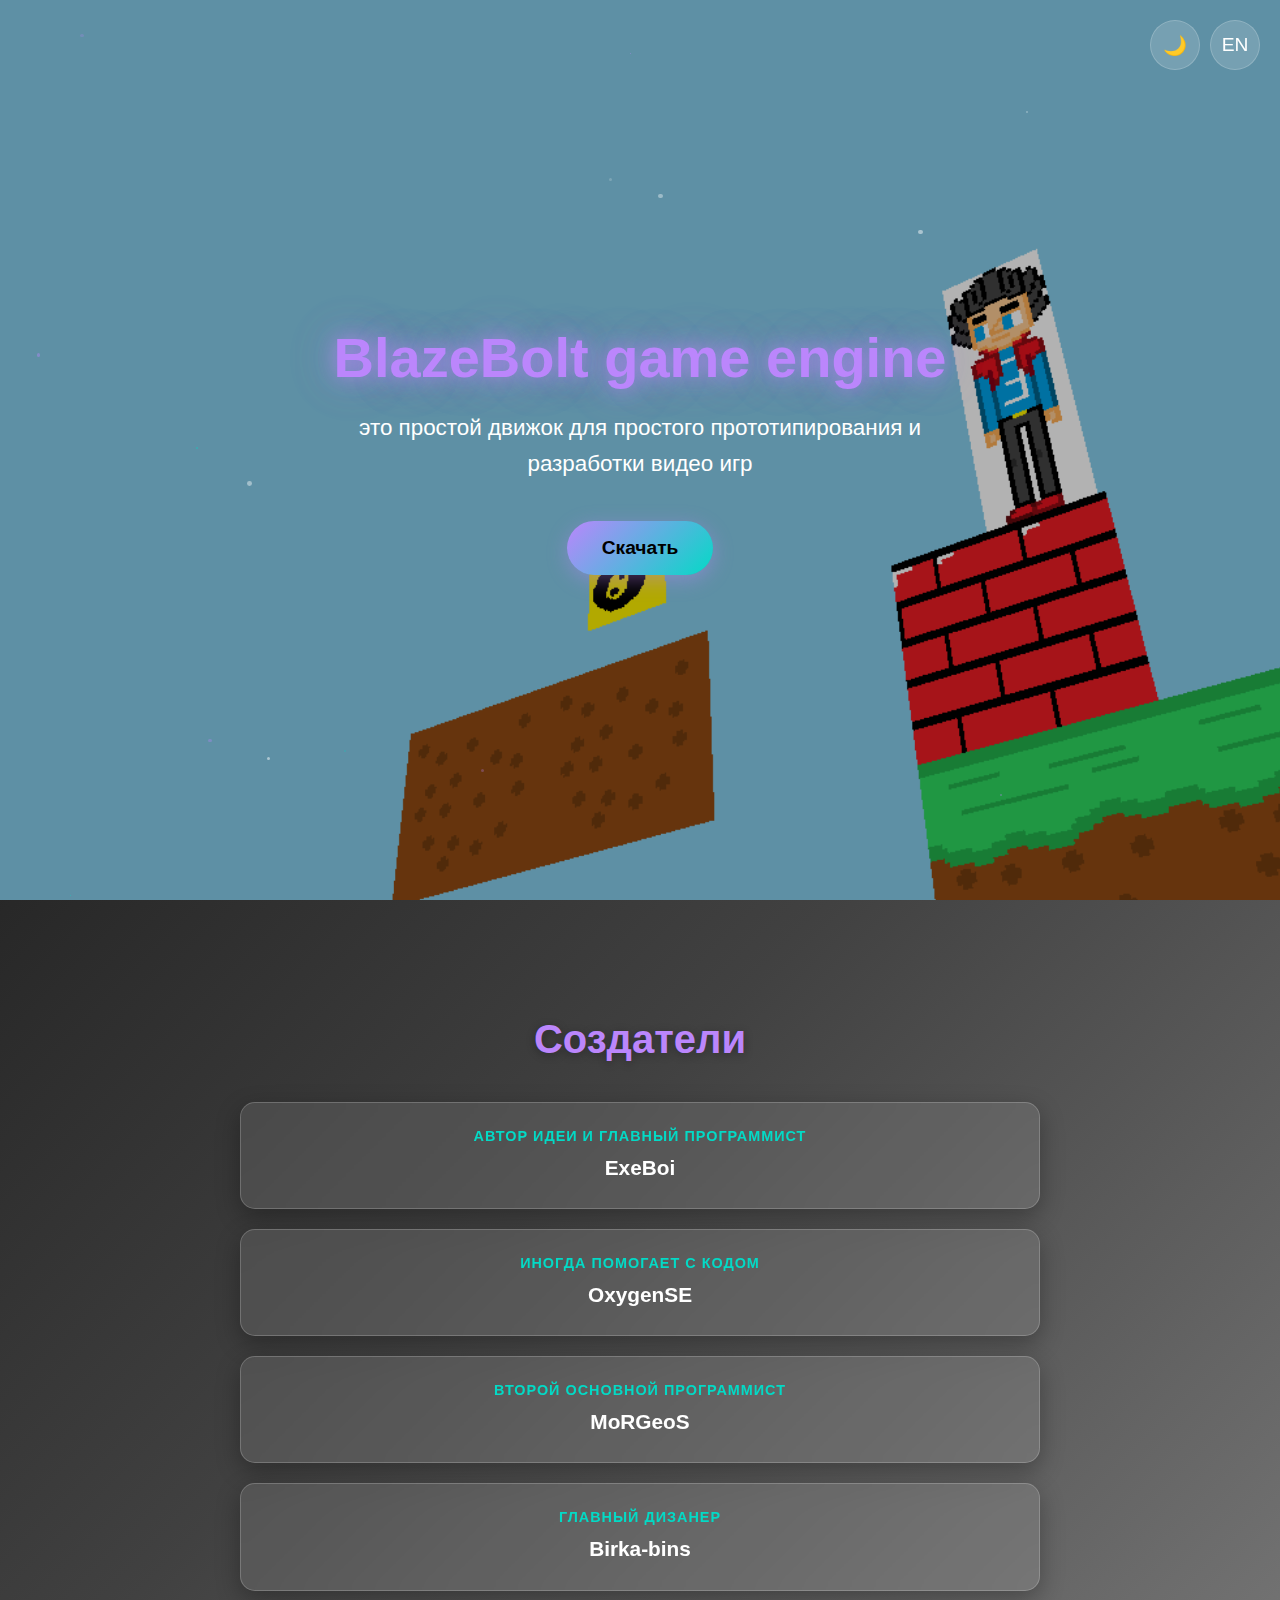
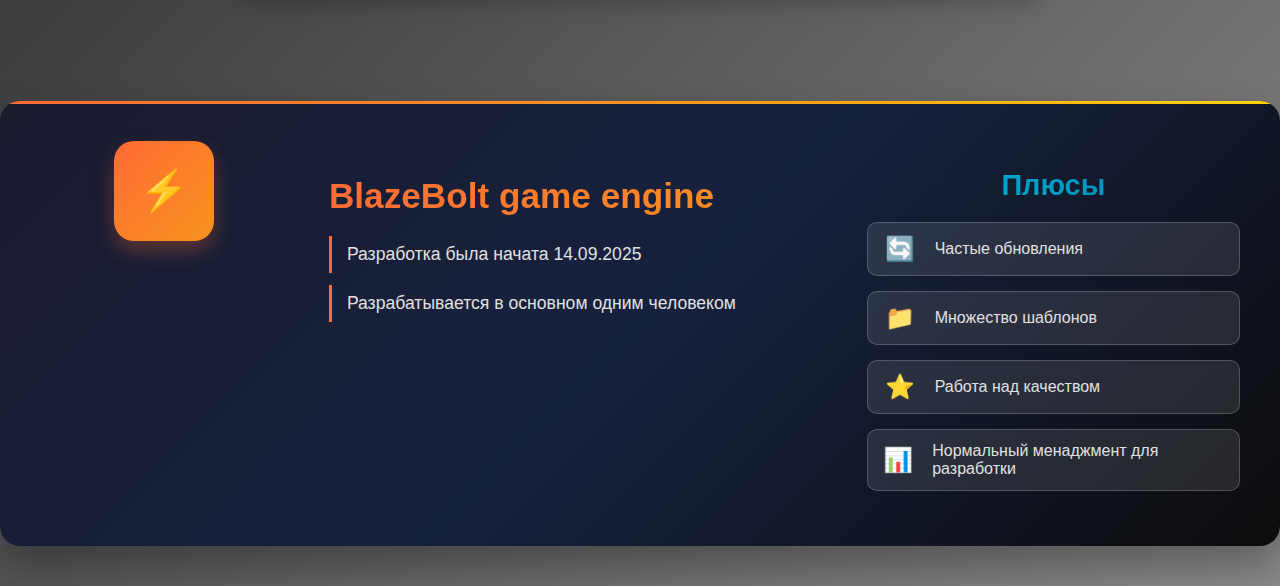
<file: index.html>
<!DOCTYPE html>
<html lang="en">
<head>
    <meta charset="UTF-8">
    <meta name="viewport" content="width=device-width, initial-scale=1.0">
    <title>BlazeBolt game engine - делай игры легко</title>
    <link rel="icon" href="./images/icon.ico">
    <link rel="stylesheet" href="./css/style.css">
    <link rel="stylesheet" href="./css/creaters.css">
    <link rel="stylesheet" href="./css/info.css">
    <link rel="preload" href="./images/screen1.png" as="image">
    <link rel="preload" href="./images/screen2.png" as="image">
</head>
<body>
    <!-- Панель управления темами и языком -->
    <div class="control-panel">
        <div class="theme-switcher">
            <button id="themeToggle" class="theme-btn" title="Переключить тему">
                <span class="theme-icon">🌙</span>
            </button>
        </div>
        <div class="language-switcher">
            <button id="langToggle" class="lang-btn" title="Switch language">
                <span class="lang-text">EN</span>
            </button>
        </div>
    </div>

    <div class="center-block">
        <div class="parallax-container">
            <img class="parallax-bg" src="./images/screen2.png" alt="Background 2">
            <img class="parallax-bg active" src="./images/screen1.png" alt="Background 1">
        </div>
        <h1 data-i18n="title">BlazeBolt game engine</h1>
        <h3 data-i18n="subtitle">это простой движок для простого прототипирования и разработки видео игр</h3>
        <a href="./downloads/beta 0.0.3 windows.zip" class="download-btn" data-i18n="download">Скачать</a>
    </div>

    <div class="creaters">
        <h1 data-i18n="creators">Создатели</h1>
        <div class="creater-card">
            <span class="role" data-i18n="role1">Автор идеи и главный программист</span>
            <h3>ExeBoi</h3>
        </div>
        <div class="creater-card">
            <span class="role" data-i18n="role2">иногда помогает с кодом</span>
            <h3>OxygenSE</h3>
        </div>
        <div class="creater-card">
            <span class="role" data-i18n="role3">второй основной программист</span>
            <h3>MoRGeoS</h3>
        </div>
        <div class="creater-card">
            <span class="role" data-i18n="role4">Главный дизанер</span>
            <h3>Birka-bins</h3>
        </div>
    </div>

    <div class="info">
        <div class="logo">
            <div class="logo-icon">⚡</div>
        </div>
        <div class="text">
            <h3 data-i18n="title">BlazeBolt game engine</h3>
            <h4 data-i18n="startDate">Разработка была начата 14.09.2025</h4>
            <h4 data-i18n="devInfo">Разрабатывается в основном одним человеком</h4>
        </div>
        <div class="pluses">
            <h3 data-i18n="advantages">Плюсы</h3>
            <div class="plus-item">
                <span class="plus-icon">🔄</span>
                <h4 data-i18n="advantage1">Частые обновления</h4>
            </div>
            <div class="plus-item">
                <span class="plus-icon">📁</span>
                <h4 data-i18n="advantage2">Множество шаблонов</h4>
            </div>
            <div class="plus-item">
                <span class="plus-icon">⭐</span>
                <h4 data-i18n="advantage3">Работа над качеством</h4>
            </div>
            <div class="plus-item">
                <span class="plus-icon">📊</span>
                <h4 data-i18n="advantage4">Нормальный менаджмент для разработки</h4>
            </div>
        </div>
    </div>

    <script src="script/main.js"></script>
    <script src="script/localization.js"></script>
    <script src="script/theme.js"></script>
</body>
</html>
</file>
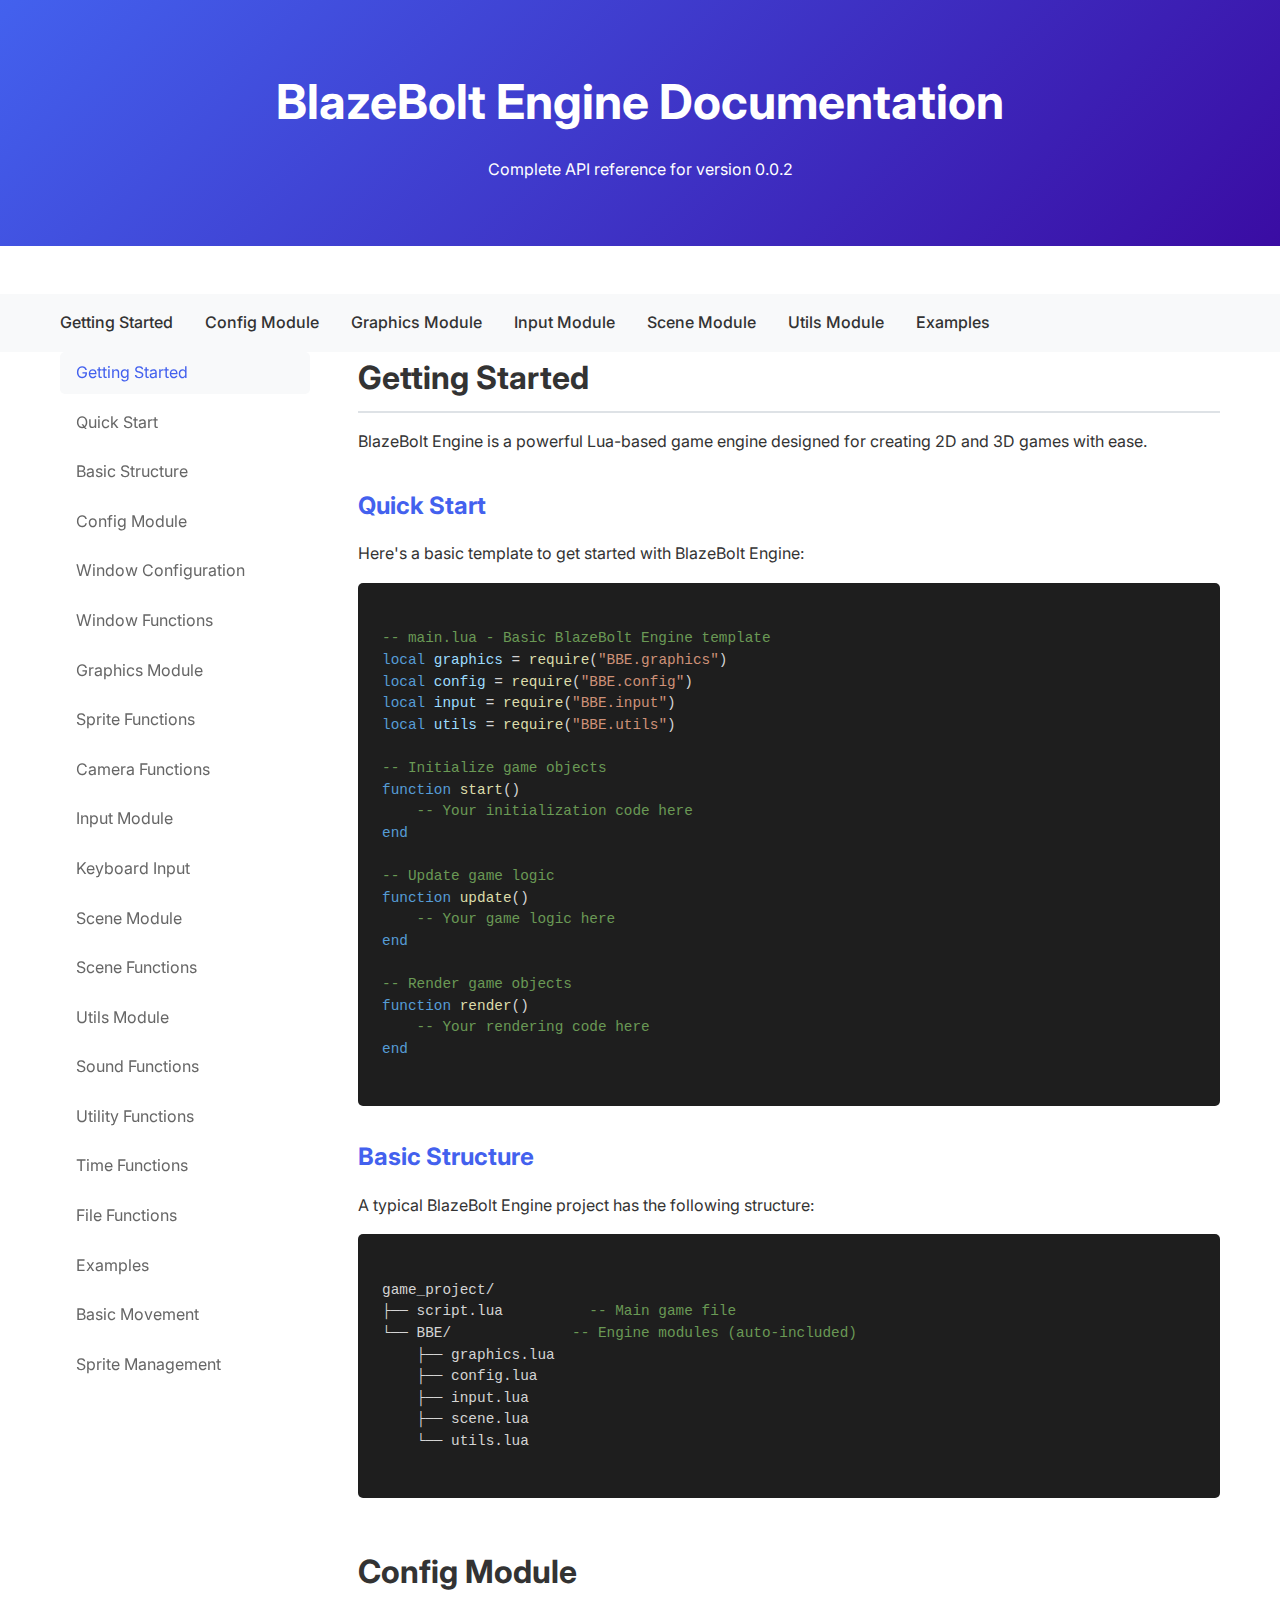
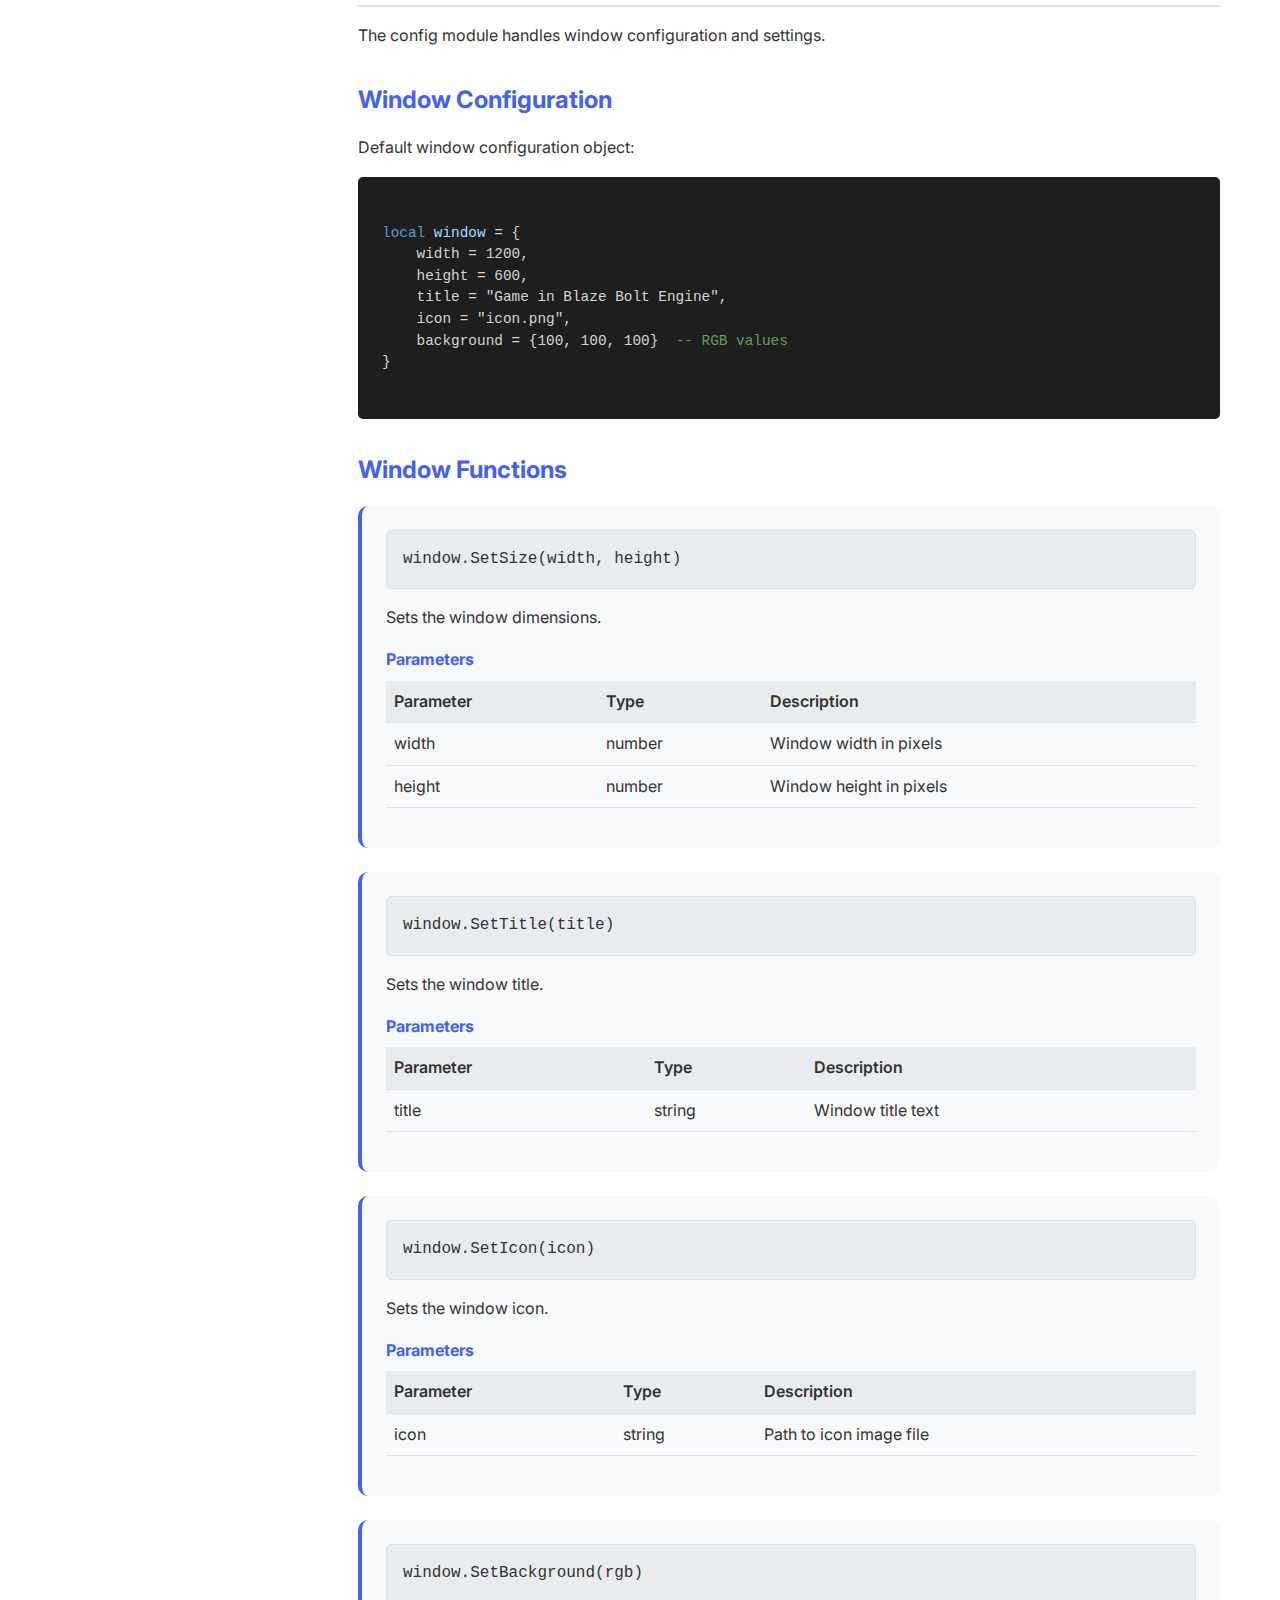
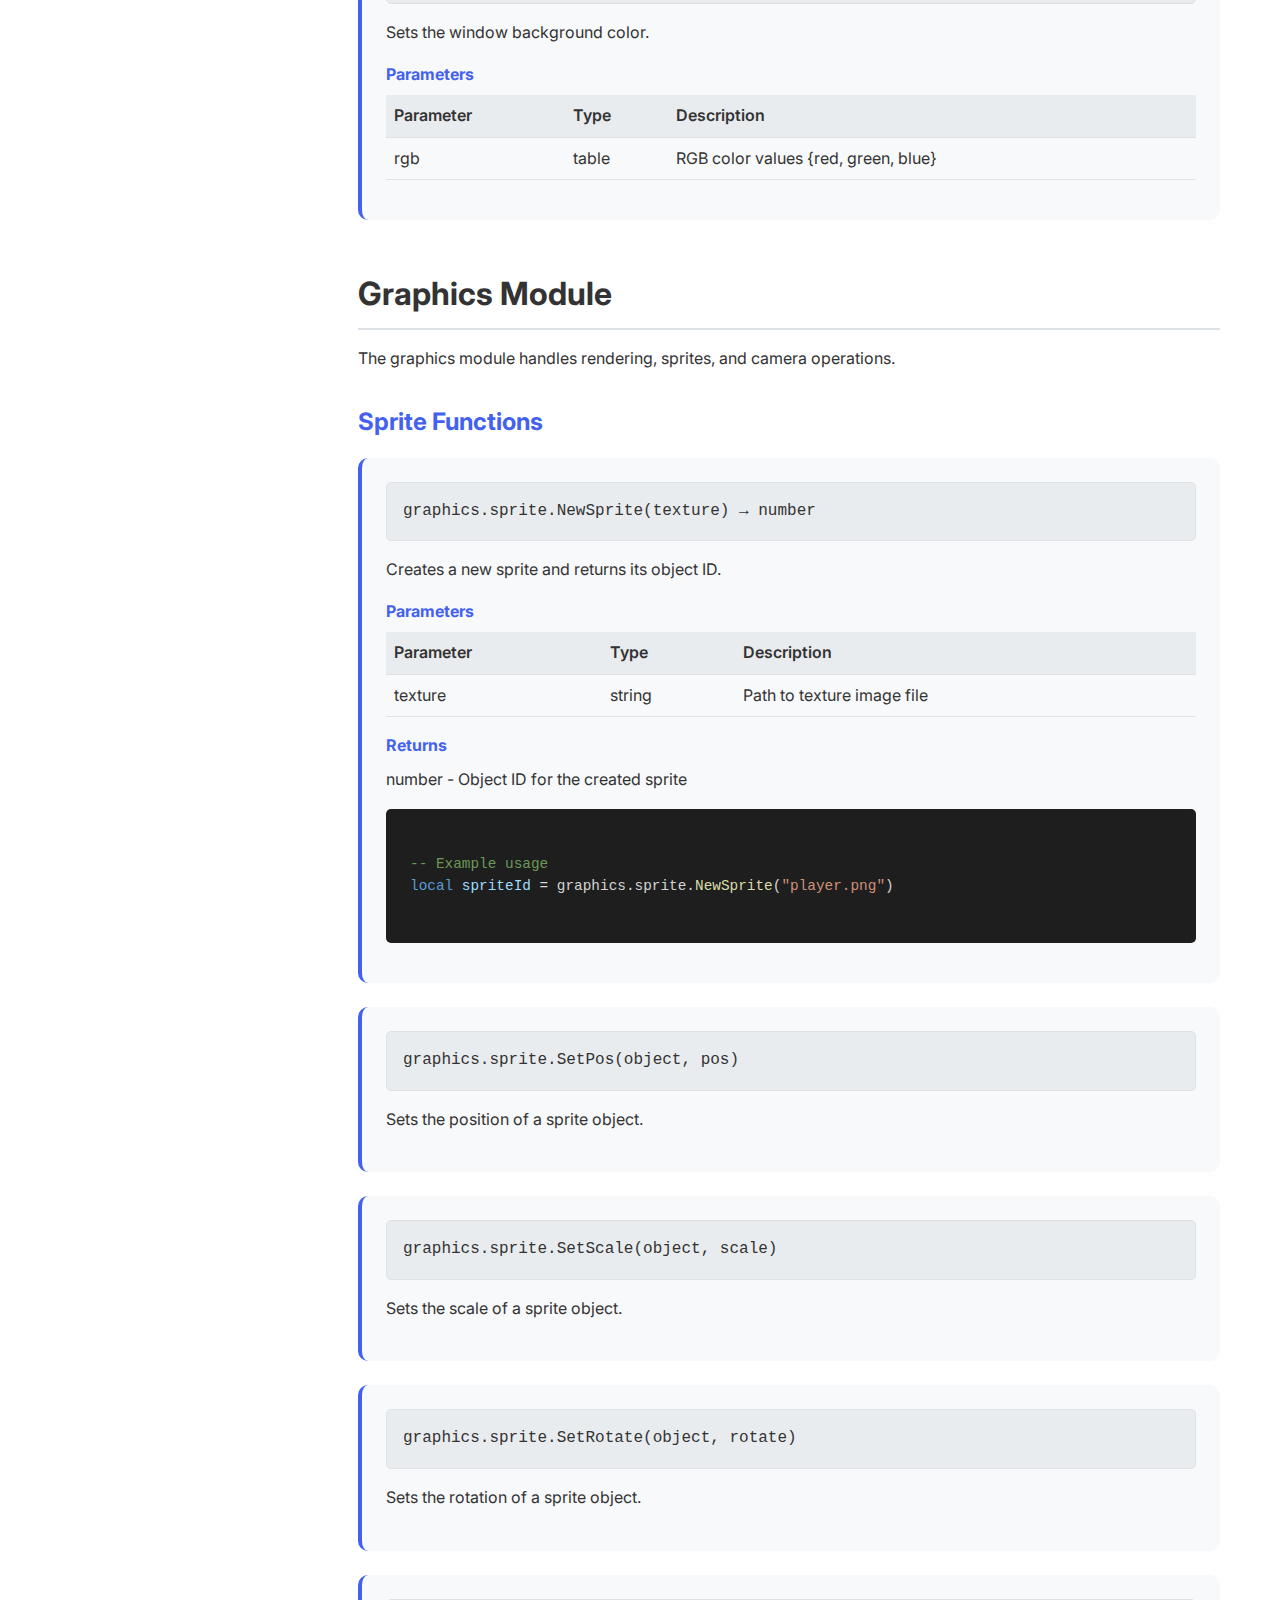
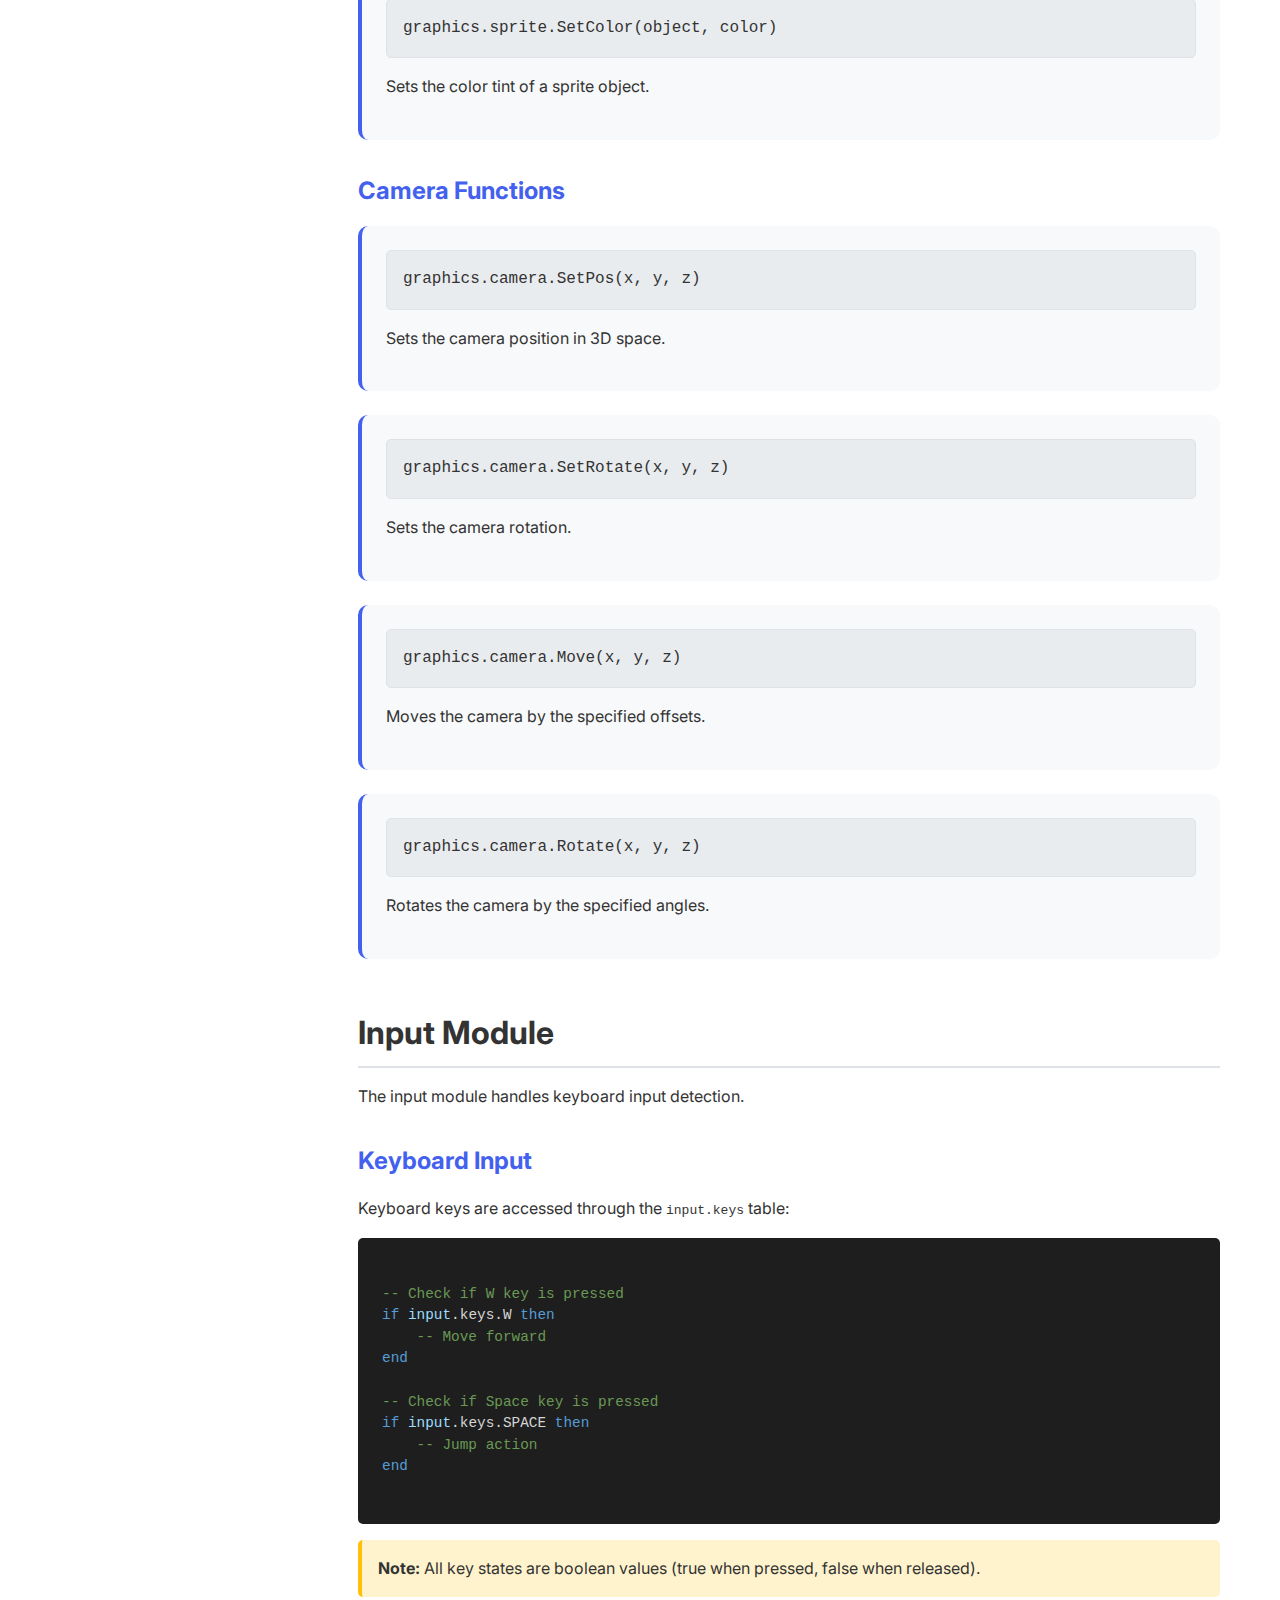
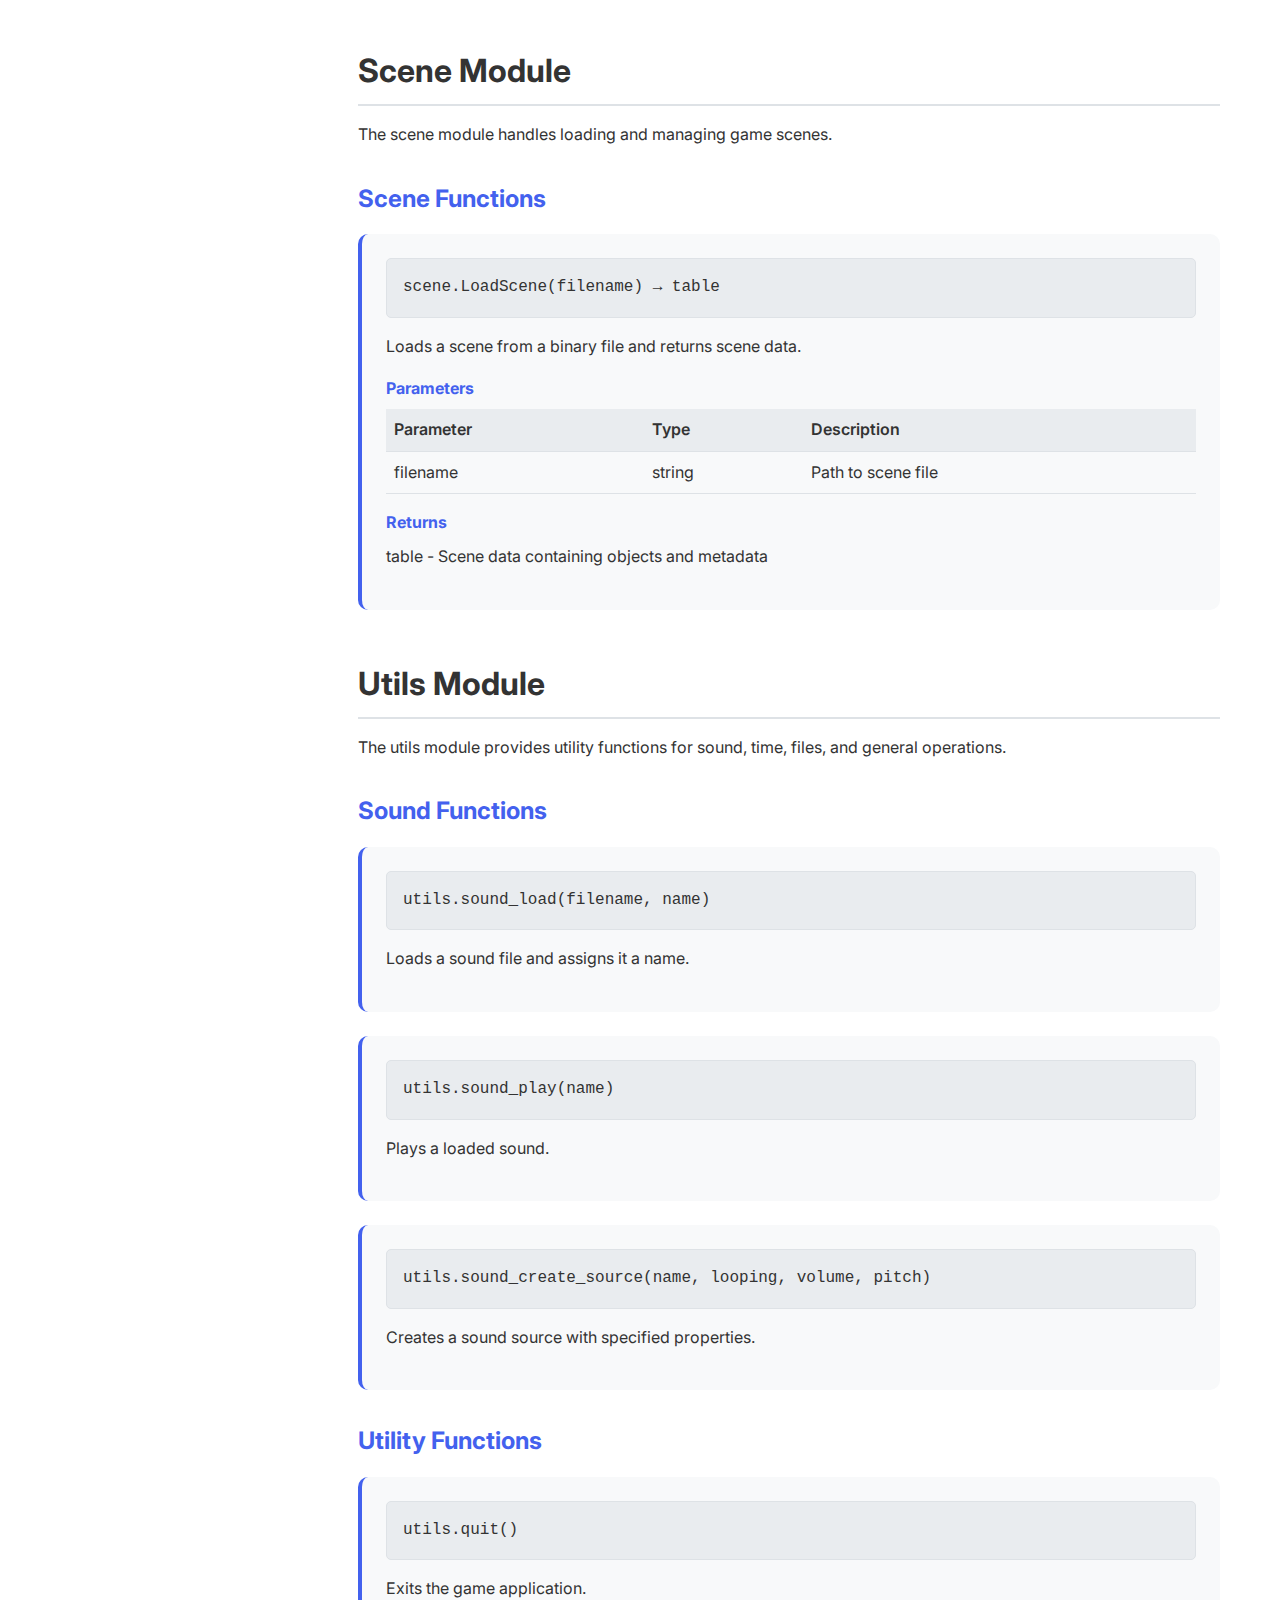
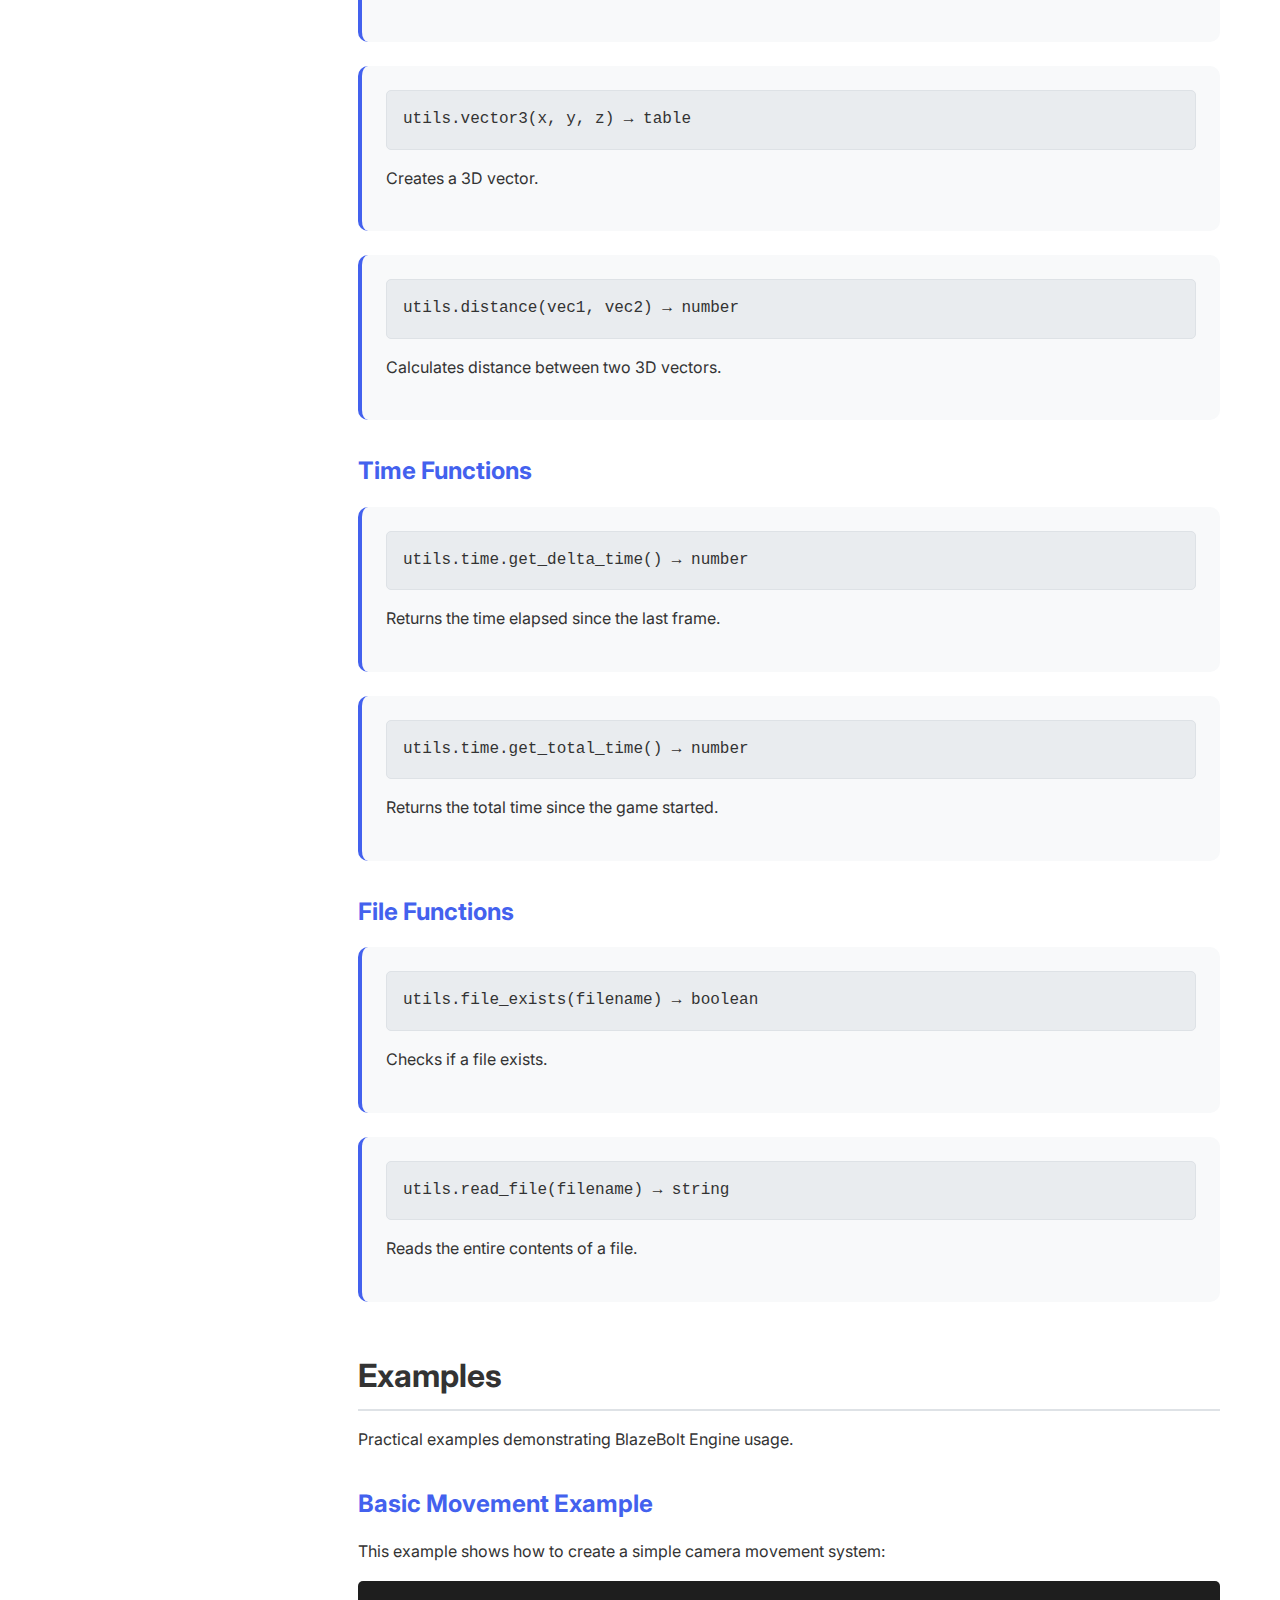
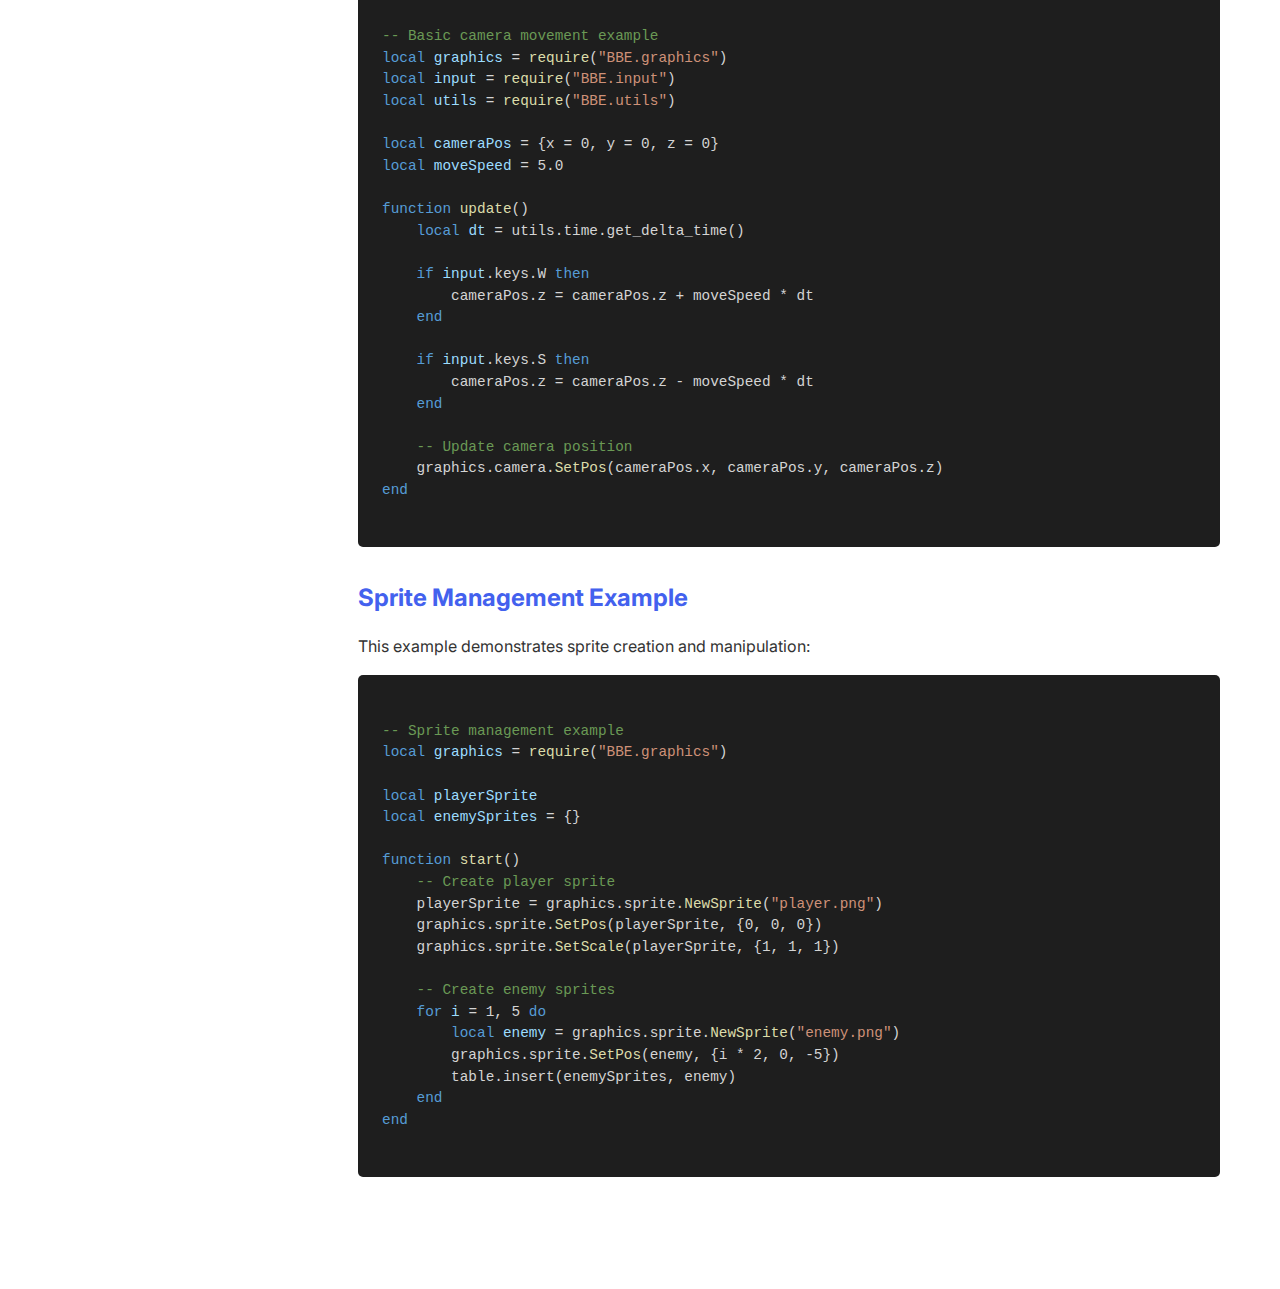
<file: doc.html>
<!DOCTYPE html>
<html lang="en" data-theme="light">
<head>
    <meta charset="UTF-8">
    <meta name="viewport" content="width=device-width, initial-scale=1.0">
    <title>BlazeBolt Engine - Documentation</title>
    
    <!-- Fonts -->
    <link href="https://fonts.googleapis.com/css2?family=Inter:wght@300;400;500;600;700&display=swap" rel="stylesheet">
    <link rel="stylesheet" href="https://cdnjs.cloudflare.com/ajax/libs/font-awesome/6.4.0/css/all.min.css">
    
    <style>
        /* CSS Variables for Light Theme */
        :root {
            --primary-color: #4361ee;
            --secondary-color: #3a0ca3;
            --accent-color: #4cc9f0;
            --text-color: #333333;
            --text-light: #666666;
            --bg-color: #ffffff;
            --bg-secondary: #f8f9fa;
            --bg-tertiary: #e9ecef;
            --border-color: #dee2e6;
            --shadow: 0 4px 6px rgba(0, 0, 0, 0.1);
            --gradient: linear-gradient(135deg, #4361ee, #3a0ca3);
            --transition: all 0.3s ease;
        }

        /* Base Styles */
        * {
            margin: 0;
            padding: 0;
            box-sizing: border-box;
        }

        body {
            font-family: 'Inter', sans-serif;
            line-height: 1.6;
            color: var(--text-color);
            background-color: var(--bg-color);
            transition: var(--transition);
        }

        .container {
            max-width: 1200px;
            margin: 0 auto;
            padding: 0 20px;
        }

        /* Documentation Styles */
        .doc-header {
            background: var(--gradient);
            color: white;
            padding: 4rem 0;
            text-align: center;
            margin-bottom: 3rem;
        }

        .doc-header h1 {
            font-size: 3rem;
            margin-bottom: 1rem;
        }

        .doc-nav {
            background: var(--bg-secondary);
            padding: 1rem 0;
            position: sticky;
            top: 0;
            z-index: 100;
        }

        .doc-nav ul {
            display: flex;
            gap: 2rem;
            list-style: none;
            overflow-x: auto;
        }

        .doc-nav a {
            text-decoration: none;
            color: var(--text-color);
            font-weight: 500;
            white-space: nowrap;
        }

        .doc-nav a:hover {
            color: var(--primary-color);
        }

        .doc-content {
            display: grid;
            grid-template-columns: 250px 1fr;
            gap: 3rem;
            margin-bottom: 4rem;
        }

        .doc-sidebar {
            position: sticky;
            top: 100px;
            height: fit-content;
        }

        .doc-sidebar ul {
            list-style: none;
        }

        .doc-sidebar li {
            margin-bottom: 0.5rem;
        }

        .doc-sidebar a {
            text-decoration: none;
            color: var(--text-light);
            display: block;
            padding: 0.5rem 1rem;
            border-radius: 5px;
            transition: var(--transition);
        }

        .doc-sidebar a:hover,
        .doc-sidebar a.active {
            background: var(--bg-secondary);
            color: var(--primary-color);
        }

        .doc-main {
            min-height: 100vh;
        }

        .section {
            margin-bottom: 3rem;
            scroll-margin-top: 100px;
        }

        .section h2 {
            font-size: 2rem;
            margin-bottom: 1rem;
            padding-bottom: 0.5rem;
            border-bottom: 2px solid var(--border-color);
        }

        .section h3 {
            font-size: 1.5rem;
            margin: 2rem 0 1rem 0;
            color: var(--primary-color);
        }

        .function-card {
            background: var(--bg-secondary);
            border-radius: 10px;
            padding: 1.5rem;
            margin-bottom: 1.5rem;
            border-left: 4px solid var(--primary-color);
        }

        .function-signature {
            font-family: 'JetBrains Mono', monospace;
            background: var(--bg-tertiary);
            padding: 1rem;
            border-radius: 5px;
            margin-bottom: 1rem;
            border: 1px solid var(--border-color);
        }

        .function-description {
            margin-bottom: 1rem;
        }

        .parameters, .returns {
            margin-bottom: 1rem;
        }

        .parameters h4, .returns h4 {
            color: var(--primary-color);
            margin-bottom: 0.5rem;
        }

        .param-table {
            width: 100%;
            border-collapse: collapse;
        }

        .param-table th, .param-table td {
            padding: 0.5rem;
            text-align: left;
            border-bottom: 1px solid var(--border-color);
        }

        .param-table th {
            background: var(--bg-tertiary);
            font-weight: 600;
        }

        .code-example {
            background: #1e1e1e;
            color: #d4d4d4;
            padding: 1.5rem;
            border-radius: 5px;
            margin: 1rem 0;
            overflow-x: auto;
        }

        .code-comment { color: #6A9955; }
        .code-keyword { color: #569CD6; }
        .code-function { color: #DCDCAA; }
        .code-variable { color: #9CDCFE; }
        .code-string { color: #CE9178; }
        .code-number { color: #B5CEA8; }

        pre {
            margin: 0;
            font-family: 'JetBrains Mono', monospace;
            font-size: 0.9rem;
            line-height: 1.5;
        }

        .note {
            background: #fff3cd;
            border-left: 4px solid #ffc107;
            padding: 1rem;
            margin: 1rem 0;
            border-radius: 5px;
        }

        .warning {
            background: #f8d7da;
            border-left: 4px solid #dc3545;
            padding: 1rem;
            margin: 1rem 0;
            border-radius: 5px;
        }

        @media (max-width: 768px) {
            .doc-content {
                grid-template-columns: 1fr;
            }
            
            .doc-sidebar {
                position: static;
            }
            
            .doc-nav ul {
                flex-direction: column;
                gap: 1rem;
            }
        }
    </style>
</head>
<body>
    <!-- Documentation Header -->
    <header class="doc-header">
        <div class="container">
            <h1>BlazeBolt Engine Documentation</h1>
            <p>Complete API reference for version 0.0.2</p>
        </div>
    </header>

    <!-- Documentation Navigation -->
    <nav class="doc-nav">
        <div class="container">
            <ul>
                <li><a href="#getting-started">Getting Started</a></li>
                <li><a href="#config-module">Config Module</a></li>
                <li><a href="#graphics-module">Graphics Module</a></li>
                <li><a href="#input-module">Input Module</a></li>
                <li><a href="#scene-module">Scene Module</a></li>
                <li><a href="#utils-module">Utils Module</a></li>
                <li><a href="#examples">Examples</a></li>
            </ul>
        </div>
    </nav>

    <div class="container">
        <div class="doc-content">
            <!-- Sidebar -->
            <aside class="doc-sidebar">
                <ul>
                    <li><a href="#getting-started" class="active">Getting Started</a></li>
                    <li><a href="#quick-start">Quick Start</a></li>
                    <li><a href="#basic-structure">Basic Structure</a></li>
                    
                    <li><a href="#config-module">Config Module</a></li>
                    <li><a href="#window-config">Window Configuration</a></li>
                    <li><a href="#window-functions">Window Functions</a></li>
                    
                    <li><a href="#graphics-module">Graphics Module</a></li>
                    <li><a href="#sprite-functions">Sprite Functions</a></li>
                    <li><a href="#camera-functions">Camera Functions</a></li>
                    
                    <li><a href="#input-module">Input Module</a></li>
                    <li><a href="#keyboard-input">Keyboard Input</a></li>
                    
                    <li><a href="#scene-module">Scene Module</a></li>
                    <li><a href="#scene-functions">Scene Functions</a></li>
                    
                    <li><a href="#utils-module">Utils Module</a></li>
                    <li><a href="#sound-functions">Sound Functions</a></li>
                    <li><a href="#utility-functions">Utility Functions</a></li>
                    <li><a href="#time-functions">Time Functions</a></li>
                    <li><a href="#file-functions">File Functions</a></li>
                    
                    <li><a href="#examples">Examples</a></li>
                    <li><a href="#basic-movement">Basic Movement</a></li>
                    <li><a href="#sprite-management">Sprite Management</a></li>
                </ul>
            </aside>

            <!-- Main Content -->
            <main class="doc-main">
                <!-- Getting Started Section -->
                <section id="getting-started" class="section">
                    <h2>Getting Started</h2>
                    <p>BlazeBolt Engine is a powerful Lua-based game engine designed for creating 2D and 3D games with ease.</p>

                    <div id="quick-start" class="subsection">
                        <h3>Quick Start</h3>
                        <p>Here's a basic template to get started with BlazeBolt Engine:</p>
                        
                        <div class="code-example">
                            <pre><code>
<span class="code-comment">-- main.lua - Basic BlazeBolt Engine template</span>
<span class="code-keyword">local</span> <span class="code-variable">graphics</span> = <span class="code-function">require</span>(<span class="code-string">"BBE.graphics"</span>)
<span class="code-keyword">local</span> <span class="code-variable">config</span> = <span class="code-function">require</span>(<span class="code-string">"BBE.config"</span>)
<span class="code-keyword">local</span> <span class="code-variable">input</span> = <span class="code-function">require</span>(<span class="code-string">"BBE.input"</span>)
<span class="code-keyword">local</span> <span class="code-variable">utils</span> = <span class="code-function">require</span>(<span class="code-string">"BBE.utils"</span>)

<span class="code-comment">-- Initialize game objects</span>
<span class="code-keyword">function</span> <span class="code-function">start</span>()
    <span class="code-comment">-- Your initialization code here</span>
<span class="code-keyword">end</span>

<span class="code-comment">-- Update game logic</span>
<span class="code-keyword">function</span> <span class="code-function">update</span>()
    <span class="code-comment">-- Your game logic here</span>
<span class="code-keyword">end</span>

<span class="code-comment">-- Render game objects</span>
<span class="code-keyword">function</span> <span class="code-function">render</span>()
    <span class="code-comment">-- Your rendering code here</span>
<span class="code-keyword">end</span>
                            </code></pre>
                        </div>
                    </div>

                    <div id="basic-structure" class="subsection">
                        <h3>Basic Structure</h3>
                        <p>A typical BlazeBolt Engine project has the following structure:</p>
                        
                        <div class="code-example">
                            <pre><code>
game_project/
├── script.lua          <span class="code-comment">-- Main game file</span>
└── BBE/              <span class="code-comment">-- Engine modules (auto-included)</span>
    ├── graphics.lua
    ├── config.lua
    ├── input.lua
    ├── scene.lua
    └── utils.lua
                            </code></pre>
                        </div>
                    </div>
                </section>

                <!-- Config Module Section -->
                <section id="config-module" class="section">
                    <h2>Config Module</h2>
                    <p>The config module handles window configuration and settings.</p>

                    <div id="window-config" class="subsection">
                        <h3>Window Configuration</h3>
                        <p>Default window configuration object:</p>
                        
                        <div class="code-example">
                            <pre><code>
<span class="code-keyword">local</span> <span class="code-variable">window</span> = {
    width = 1200,
    height = 600,
    title = "Game in Blaze Bolt Engine",
    icon = "icon.png",
    background = {100, 100, 100}  <span class="code-comment">-- RGB values</span>
}
                            </code></pre>
                        </div>
                    </div>

                    <div id="window-functions" class="subsection">
                        <h3>Window Functions</h3>

                        <div class="function-card">
                            <div class="function-signature">
                                window.SetSize(width, height)
                            </div>
                            <div class="function-description">
                                Sets the window dimensions.
                            </div>
                            <div class="parameters">
                                <h4>Parameters</h4>
                                <table class="param-table">
                                    <tr>
                                        <th>Parameter</th>
                                        <th>Type</th>
                                        <th>Description</th>
                                    </tr>
                                    <tr>
                                        <td>width</td>
                                        <td>number</td>
                                        <td>Window width in pixels</td>
                                    </tr>
                                    <tr>
                                        <td>height</td>
                                        <td>number</td>
                                        <td>Window height in pixels</td>
                                    </tr>
                                </table>
                            </div>
                        </div>

                        <div class="function-card">
                            <div class="function-signature">
                                window.SetTitle(title)
                            </div>
                            <div class="function-description">
                                Sets the window title.
                            </div>
                            <div class="parameters">
                                <h4>Parameters</h4>
                                <table class="param-table">
                                    <tr>
                                        <th>Parameter</th>
                                        <th>Type</th>
                                        <th>Description</th>
                                    </tr>
                                    <tr>
                                        <td>title</td>
                                        <td>string</td>
                                        <td>Window title text</td>
                                    </tr>
                                </table>
                            </div>
                        </div>

                        <div class="function-card">
                            <div class="function-signature">
                                window.SetIcon(icon)
                            </div>
                            <div class="function-description">
                                Sets the window icon.
                            </div>
                            <div class="parameters">
                                <h4>Parameters</h4>
                                <table class="param-table">
                                    <tr>
                                        <th>Parameter</th>
                                        <th>Type</th>
                                        <th>Description</th>
                                    </tr>
                                    <tr>
                                        <td>icon</td>
                                        <td>string</td>
                                        <td>Path to icon image file</td>
                                    </tr>
                                </table>
                            </div>
                        </div>

                        <div class="function-card">
                            <div class="function-signature">
                                window.SetBackground(rgb)
                            </div>
                            <div class="function-description">
                                Sets the window background color.
                            </div>
                            <div class="parameters">
                                <h4>Parameters</h4>
                                <table class="param-table">
                                    <tr>
                                        <th>Parameter</th>
                                        <th>Type</th>
                                        <th>Description</th>
                                    </tr>
                                    <tr>
                                        <td>rgb</td>
                                        <td>table</td>
                                        <td>RGB color values {red, green, blue}</td>
                                    </tr>
                                </table>
                            </div>
                        </div>
                    </div>
                </section>

                <!-- Graphics Module Section -->
                <section id="graphics-module" class="section">
                    <h2>Graphics Module</h2>
                    <p>The graphics module handles rendering, sprites, and camera operations.</p>

                    <div id="sprite-functions" class="subsection">
                        <h3>Sprite Functions</h3>

                        <div class="function-card">
                            <div class="function-signature">
                                graphics.sprite.NewSprite(texture) → number
                            </div>
                            <div class="function-description">
                                Creates a new sprite and returns its object ID.
                            </div>
                            <div class="parameters">
                                <h4>Parameters</h4>
                                <table class="param-table">
                                    <tr>
                                        <th>Parameter</th>
                                        <th>Type</th>
                                        <th>Description</th>
                                    </tr>
                                    <tr>
                                        <td>texture</td>
                                        <td>string</td>
                                        <td>Path to texture image file</td>
                                    </tr>
                                </table>
                            </div>
                            <div class="returns">
                                <h4>Returns</h4>
                                <p>number - Object ID for the created sprite</p>
                            </div>
                            <div class="code-example">
                                <pre><code>
<span class="code-comment">-- Example usage</span>
<span class="code-keyword">local</span> <span class="code-variable">spriteId</span> = graphics.sprite.<span class="code-function">NewSprite</span>(<span class="code-string">"player.png"</span>)
                                </code></pre>
                            </div>
                        </div>

                        <div class="function-card">
                            <div class="function-signature">
                                graphics.sprite.SetPos(object, pos)
                            </div>
                            <div class="function-description">
                                Sets the position of a sprite object.
                            </div>
                        </div>

                        <div class="function-card">
                            <div class="function-signature">
                                graphics.sprite.SetScale(object, scale)
                            </div>
                            <div class="function-description">
                                Sets the scale of a sprite object.
                            </div>
                        </div>

                        <div class="function-card">
                            <div class="function-signature">
                                graphics.sprite.SetRotate(object, rotate)
                            </div>
                            <div class="function-description">
                                Sets the rotation of a sprite object.
                            </div>
                        </div>

                        <div class="function-card">
                            <div class="function-signature">
                                graphics.sprite.SetColor(object, color)
                            </div>
                            <div class="function-description">
                                Sets the color tint of a sprite object.
                            </div>
                        </div>
                    </div>

                    <div id="camera-functions" class="subsection">
                        <h3>Camera Functions</h3>

                        <div class="function-card">
                            <div class="function-signature">
                                graphics.camera.SetPos(x, y, z)
                            </div>
                            <div class="function-description">
                                Sets the camera position in 3D space.
                            </div>
                        </div>

                        <div class="function-card">
                            <div class="function-signature">
                                graphics.camera.SetRotate(x, y, z)
                            </div>
                            <div class="function-description">
                                Sets the camera rotation.
                            </div>
                        </div>

                        <div class="function-card">
                            <div class="function-signature">
                                graphics.camera.Move(x, y, z)
                            </div>
                            <div class="function-description">
                                Moves the camera by the specified offsets.
                            </div>
                        </div>

                        <div class="function-card">
                            <div class="function-signature">
                                graphics.camera.Rotate(x, y, z)
                            </div>
                            <div class="function-description">
                                Rotates the camera by the specified angles.
                            </div>
                        </div>
                    </div>
                </section>

                <!-- Input Module Section -->
                <section id="input-module" class="section">
                    <h2>Input Module</h2>
                    <p>The input module handles keyboard input detection.</p>

                    <div id="keyboard-input" class="subsection">
                        <h3>Keyboard Input</h3>
                        <p>Keyboard keys are accessed through the <code>input.keys</code> table:</p>
                        
                        <div class="code-example">
                            <pre><code>
<span class="code-comment">-- Check if W key is pressed</span>
<span class="code-keyword">if</span> <span class="code-variable">input</span>.keys.W <span class="code-keyword">then</span>
    <span class="code-comment">-- Move forward</span>
<span class="code-keyword">end</span>

<span class="code-comment">-- Check if Space key is pressed</span>
<span class="code-keyword">if</span> <span class="code-variable">input</span>.keys.SPACE <span class="code-keyword">then</span>
    <span class="code-comment">-- Jump action</span>
<span class="code-keyword">end</span>
                            </code></pre>
                        </div>

                        <div class="note">
                            <strong>Note:</strong> All key states are boolean values (true when pressed, false when released).
                        </div>
                    </div>
                </section>

                <!-- Scene Module Section -->
                <section id="scene-module" class="section">
                    <h2>Scene Module</h2>
                    <p>The scene module handles loading and managing game scenes.</p>

                    <div id="scene-functions" class="subsection">
                        <h3>Scene Functions</h3>

                        <div class="function-card">
                            <div class="function-signature">
                                scene.LoadScene(filename) → table
                            </div>
                            <div class="function-description">
                                Loads a scene from a binary file and returns scene data.
                            </div>
                            <div class="parameters">
                                <h4>Parameters</h4>
                                <table class="param-table">
                                    <tr>
                                        <th>Parameter</th>
                                        <th>Type</th>
                                        <th>Description</th>
                                    </tr>
                                    <tr>
                                        <td>filename</td>
                                        <td>string</td>
                                        <td>Path to scene file</td>
                                    </tr>
                                </table>
                            </div>
                            <div class="returns">
                                <h4>Returns</h4>
                                <p>table - Scene data containing objects and metadata</p>
                            </div>
                        </div>
                    </div>
                </section>

                <!-- Utils Module Section -->
                <section id="utils-module" class="section">
                    <h2>Utils Module</h2>
                    <p>The utils module provides utility functions for sound, time, files, and general operations.</p>

                    <div id="sound-functions" class="subsection">
                        <h3>Sound Functions</h3>

                        <div class="function-card">
                            <div class="function-signature">
                                utils.sound_load(filename, name)
                            </div>
                            <div class="function-description">
                                Loads a sound file and assigns it a name.
                            </div>
                        </div>

                        <div class="function-card">
                            <div class="function-signature">
                                utils.sound_play(name)
                            </div>
                            <div class="function-description">
                                Plays a loaded sound.
                            </div>
                        </div>

                        <div class="function-card">
                            <div class="function-signature">
                                utils.sound_create_source(name, looping, volume, pitch)
                            </div>
                            <div class="function-description">
                                Creates a sound source with specified properties.
                            </div>
                        </div>
                    </div>

                    <div id="utility-functions" class="subsection">
                        <h3>Utility Functions</h3>

                        <div class="function-card">
                            <div class="function-signature">
                                utils.quit()
                            </div>
                            <div class="function-description">
                                Exits the game application.
                            </div>
                        </div>

                        <div class="function-card">
                            <div class="function-signature">
                                utils.vector3(x, y, z) → table
                            </div>
                            <div class="function-description">
                                Creates a 3D vector.
                            </div>
                        </div>

                        <div class="function-card">
                            <div class="function-signature">
                                utils.distance(vec1, vec2) → number
                            </div>
                            <div class="function-description">
                                Calculates distance between two 3D vectors.
                            </div>
                        </div>
                    </div>

                    <div id="time-functions" class="subsection">
                        <h3>Time Functions</h3>

                        <div class="function-card">
                            <div class="function-signature">
                                utils.time.get_delta_time() → number
                            </div>
                            <div class="function-description">
                                Returns the time elapsed since the last frame.
                            </div>
                        </div>

                        <div class="function-card">
                            <div class="function-signature">
                                utils.time.get_total_time() → number
                            </div>
                            <div class="function-description">
                                Returns the total time since the game started.
                            </div>
                        </div>
                    </div>

                    <div id="file-functions" class="subsection">
                        <h3>File Functions</h3>

                        <div class="function-card">
                            <div class="function-signature">
                                utils.file_exists(filename) → boolean
                            </div>
                            <div class="function-description">
                                Checks if a file exists.
                            </div>
                        </div>

                        <div class="function-card">
                            <div class="function-signature">
                                utils.read_file(filename) → string
                            </div>
                            <div class="function-description">
                                Reads the entire contents of a file.
                            </div>
                        </div>
                    </div>
                </section>

                <!-- Examples Section -->
                <section id="examples" class="section">
                    <h2>Examples</h2>
                    <p>Practical examples demonstrating BlazeBolt Engine usage.</p>

                    <div id="basic-movement" class="subsection">
                        <h3>Basic Movement Example</h3>
                        <p>This example shows how to create a simple camera movement system:</p>
                        
                        <div class="code-example">
                            <pre><code>
<span class="code-comment">-- Basic camera movement example</span>
<span class="code-keyword">local</span> <span class="code-variable">graphics</span> = <span class="code-function">require</span>(<span class="code-string">"BBE.graphics"</span>)
<span class="code-keyword">local</span> <span class="code-variable">input</span> = <span class="code-function">require</span>(<span class="code-string">"BBE.input"</span>)
<span class="code-keyword">local</span> <span class="code-variable">utils</span> = <span class="code-function">require</span>(<span class="code-string">"BBE.utils"</span>)

<span class="code-keyword">local</span> <span class="code-variable">cameraPos</span> = {x = 0, y = 0, z = 0}
<span class="code-keyword">local</span> <span class="code-variable">moveSpeed</span> = 5.0

<span class="code-keyword">function</span> <span class="code-function">update</span>()
    <span class="code-keyword">local</span> <span class="code-variable">dt</span> = utils.time.get_delta_time()
    
    <span class="code-keyword">if</span> <span class="code-variable">input</span>.keys.W <span class="code-keyword">then</span>
        cameraPos.z = cameraPos.z + moveSpeed * dt
    <span class="code-keyword">end</span>
    
    <span class="code-keyword">if</span> <span class="code-variable">input</span>.keys.S <span class="code-keyword">then</span>
        cameraPos.z = cameraPos.z - moveSpeed * dt
    <span class="code-keyword">end</span>
    
    <span class="code-comment">-- Update camera position</span>
    graphics.camera.<span class="code-function">SetPos</span>(cameraPos.x, cameraPos.y, cameraPos.z)
<span class="code-keyword">end</span>
                            </code></pre>
                        </div>
                    </div>

                    <div id="sprite-management" class="subsection">
                        <h3>Sprite Management Example</h3>
                        <p>This example demonstrates sprite creation and manipulation:</p>
                        
                        <div class="code-example">
                            <pre><code>
<span class="code-comment">-- Sprite management example</span>
<span class="code-keyword">local</span> <span class="code-variable">graphics</span> = <span class="code-function">require</span>(<span class="code-string">"BBE.graphics"</span>)

<span class="code-keyword">local</span> <span class="code-variable">playerSprite</span>
<span class="code-keyword">local</span> <span class="code-variable">enemySprites</span> = {}

<span class="code-keyword">function</span> <span class="code-function">start</span>()
    <span class="code-comment">-- Create player sprite</span>
    playerSprite = graphics.sprite.<span class="code-function">NewSprite</span>(<span class="code-string">"player.png"</span>)
    graphics.sprite.<span class="code-function">SetPos</span>(playerSprite, {0, 0, 0})
    graphics.sprite.<span class="code-function">SetScale</span>(playerSprite, {1, 1, 1})
    
    <span class="code-comment">-- Create enemy sprites</span>
    <span class="code-keyword">for</span> <span class="code-variable">i</span> = 1, 5 <span class="code-keyword">do</span>
        <span class="code-keyword">local</span> <span class="code-variable">enemy</span> = graphics.sprite.<span class="code-function">NewSprite</span>(<span class="code-string">"enemy.png"</span>)
        graphics.sprite.<span class="code-function">SetPos</span>(enemy, {i * 2, 0, -5})
        table.insert(enemySprites, enemy)
    <span class="code-keyword">end</span>
<span class="code-keyword">end</span>
                            </code></pre>
                        </div>
                    </div>
                </section>
            </main>
        </div>
    </div>

    <script>
        // Smooth scrolling for anchor links
        document.querySelectorAll('a[href^="#"]').forEach(anchor => {
            anchor.addEventListener('click', function (e) {
                e.preventDefault();
                const target = document.querySelector(this.getAttribute('href'));
                if (target) {
                    target.scrollIntoView({
                        behavior: 'smooth',
                        block: 'start'
                    });
                }
            });
        });

        // Update active sidebar link
        window.addEventListener('scroll', function() {
            const sections = document.querySelectorAll('.section');
            const navLinks = document.querySelectorAll('.doc-sidebar a');
            
            let current = '';
            sections.forEach(section => {
                const sectionTop = section.offsetTop;
                if (window.scrollY >= sectionTop - 100) {
                    current = section.getAttribute('id');
                }
            });

            navLinks.forEach(link => {
                link.classList.remove('active');
                if (link.getAttribute('href') === '#' + current) {
                    link.classList.add('active');
                }
            });
        });
    </script>
</body>
</html>
</file>
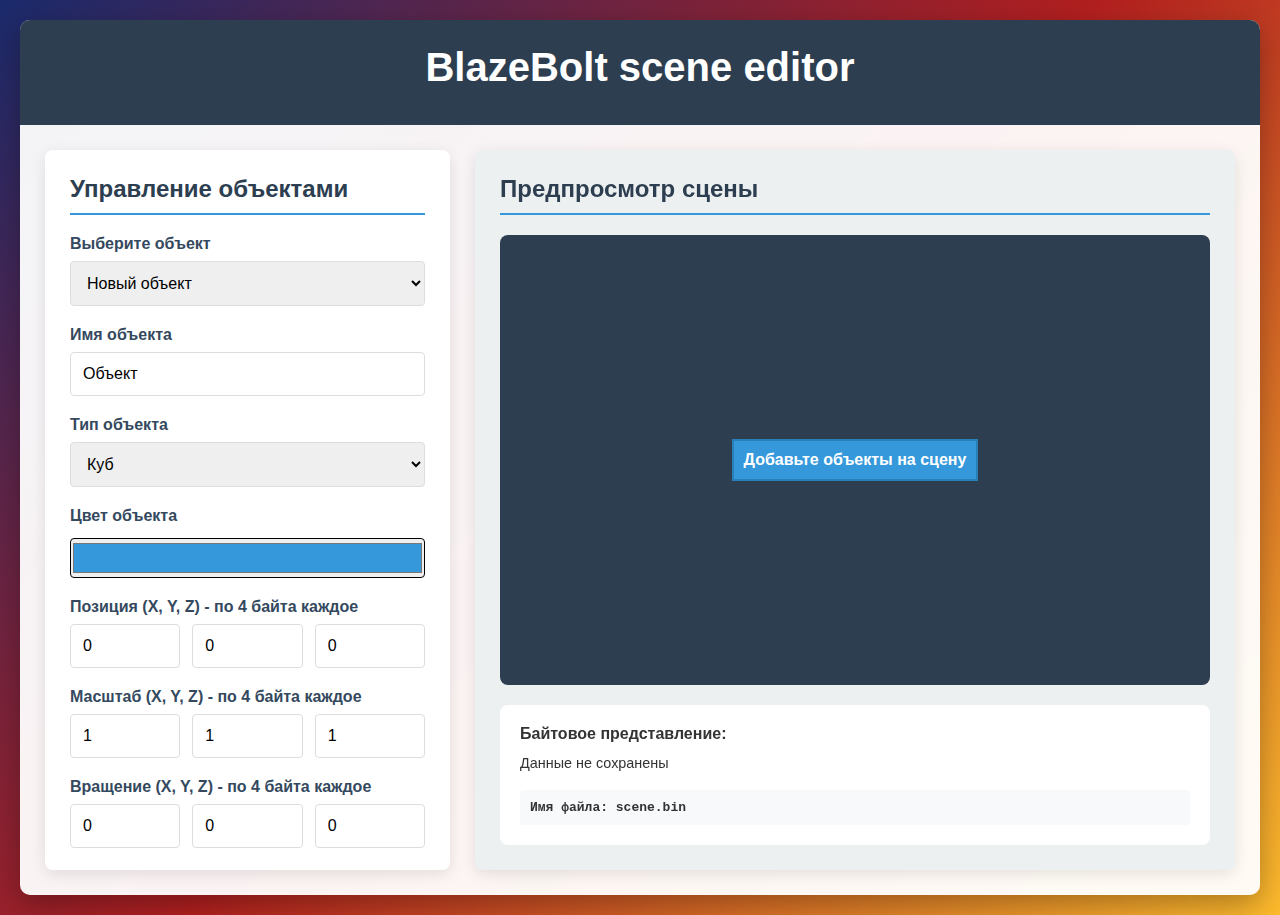
<file: editor.html>
<!DOCTYPE html>
<html lang="ru">
<head>
    <meta charset="UTF-8">
    <meta name="viewport" content="width=device-width, initial-scale=1.0">
    <title>Редактор сцен с множеством объектов</title>
    <style>
        * {
            box-sizing: border-box;
            margin: 0;
            padding: 0;
            font-family: 'Segoe UI', Tahoma, Geneva, Verdana, sans-serif;
        }
        
        body {
            background: linear-gradient(135deg, #1a2a6c, #b21f1f, #fdbb2d);
            color: #333;
            min-height: 100vh;
            padding: 20px;
        }
        
        .container {
            max-width: 1400px;
            margin: 0 auto;
            background: rgba(255, 255, 255, 0.95);
            border-radius: 10px;
            box-shadow: 0 10px 30px rgba(0, 0, 0, 0.3);
            overflow: hidden;
        }
        
        header {
            background: #2c3e50;
            color: white;
            padding: 25px;
            text-align: center;
        }
        
        h1 {
            font-size: 2.5rem;
            margin-bottom: 10px;
        }
        
        .subtitle {
            font-size: 1.2rem;
            opacity: 0.9;
        }
        
        .main-content {
            display: flex;
            padding: 25px;
            gap: 25px;
        }
        
        .editor-panel {
            flex: 1;
            background: white;
            padding: 25px;
            border-radius: 8px;
            box-shadow: 0 4px 15px rgba(0, 0, 0, 0.1);
            max-height: 80vh;
            overflow-y: auto;
        }
        
        .preview-panel {
            flex: 2;
            background: #ecf0f1;
            padding: 25px;
            border-radius: 8px;
            display: flex;
            flex-direction: column;
            box-shadow: 0 4px 15px rgba(0, 0, 0, 0.1);
        }
        
        .panel-title {
            font-size: 1.5rem;
            margin-bottom: 20px;
            padding-bottom: 10px;
            border-bottom: 2px solid #3498db;
            color: #2c3e50;
        }
        
        .form-group {
            margin-bottom: 20px;
        }
        
        label {
            display: block;
            margin-bottom: 8px;
            font-weight: 600;
            color: #34495e;
        }
        
        input[type="number"], input[type="text"], select {
            width: 100%;
            padding: 12px;
            border: 1px solid #ddd;
            border-radius: 4px;
            font-size: 1rem;
            transition: border-color 0.3s;
        }
        
        input[type="number"]:focus, input[type="text"]:focus, select:focus {
            border-color: #3498db;
            outline: none;
        }
        
        .vector-inputs {
            display: grid;
            grid-template-columns: repeat(3, 1fr);
            gap: 12px;
        }
        
        .button-group {
            display: flex;
            gap: 12px;
            margin-top: 25px;
            flex-wrap: wrap;
        }
        
        button {
            padding: 12px 20px;
            border: none;
            border-radius: 4px;
            cursor: pointer;
            font-size: 1rem;
            font-weight: 600;
            transition: all 0.3s ease;
            display: flex;
            align-items: center;
            gap: 8px;
        }
        
        .btn-add {
            background: #27ae60;
            color: white;
        }
        
        .btn-add:hover {
            background: #219653;
            transform: translateY(-2px);
        }
        
        .btn-update {
            background: #3498db;
            color: white;
        }
        
        .btn-update:hover {
            background: #2980b9;
            transform: translateY(-2px);
        }
        
        .btn-delete {
            background: #e74c3c;
            color: white;
        }
        
        .btn-delete:hover {
            background: #c0392b;
            transform: translateY(-2px);
        }
        
        .btn-reset {
            background: #e67e22;
            color: white;
        }
        
        .btn-reset:hover {
            background: #d35400;
            transform: translateY(-2px);
        }
        
        .btn-download {
            background: #9b59b6;
            color: white;
        }
        
        .btn-download:hover {
            background: #8e44ad;
            transform: translateY(-2px);
        }
        
        .preview-content {
            flex: 1;
            background: #2c3e50;
            border-radius: 8px;
            display: flex;
            align-items: center;
            justify-content: center;
            overflow: hidden;
            margin-bottom: 20px;
            position: relative;
            min-height: 400px;
        }
        
        .scene-object {
            position: absolute;
            background: #3498db;
            border: 2px solid #2980b9;
            transition: all 0.3s ease;
            display: flex;
            align-items: center;
            justify-content: center;
            color: white;
            font-weight: bold;
            text-align: center;
            padding: 10px;
            box-sizing: border-box;
            cursor: pointer;
        }
        
        .scene-object.selected {
            border: 3px solid #f1c40f;
            box-shadow: 0 0 15px #f1c40f;
        }
        
        .objects-list {
            margin-top: 20px;
            max-height: 150px;
            overflow-y: auto;
            border: 1px solid #ddd;
            border-radius: 4px;
            padding: 10px;
        }
        
        .object-item {
            padding: 8px;
            margin-bottom: 5px;
            background: #f8f9fa;
            border-radius: 4px;
            cursor: pointer;
            display: flex;
            justify-content: space-between;
        }
        
        .object-item:hover {
            background: #e9ecef;
        }
        
        .object-item.selected {
            background: #3498db;
            color: white;
        }
        
        .data-preview {
            background: white;
            padding: 20px;
            border-radius: 8px;
            font-family: monospace;
            max-height: 250px;
            overflow-y: auto;
        }
        
        .byte-data {
            margin-top: 10px;
            word-break: break-all;
            font-size: 0.9rem;
            line-height: 1.5;
        }
        
        .file-name {
            margin-top: 15px;
            padding: 10px;
            background: #f8f9fa;
            border-radius: 4px;
            font-family: monospace;
            font-weight: bold;
        }
        
        footer {
            text-align: center;
            padding: 20px;
            color: white;
            background: rgba(0, 0, 0, 0.6);
            margin-top: 20px;
            border-radius: 5px;
        }
        
        @media (max-width: 992px) {
            .main-content {
                flex-direction: column;
            }
            
            .button-group {
                flex-direction: column;
            }
            
            button {
                width: 100%;
            }
        }
        
        .icon {
            width: 18px;
            height: 18px;
            fill: currentColor;
        }
        
        .object-type {
            margin-top: 15px;
        }
        
        .object-color {
            width: 100%;
            height: 40px;
            border-radius: 4px;
            margin-top: 5px;
            cursor: pointer;
        }
    </style>
</head>
<body>
    <div class="container">
        <header>
            <h1>BlazeBolt scene editor</h1>
        </header>
        
        <div class="main-content">
            <div class="editor-panel">
                <h2 class="panel-title">Управление объектами</h2>
                
                <div class="form-group">
                    <label>Выберите объект</label>
                    <select id="objectSelector">
                        <option value="-1">Новый объект</option>
                    </select>
                </div>
                
                <div class="form-group">
                    <label>Имя объекта</label>
                    <input type="text" id="objectName" value="Объект">
                </div>
                
                <div class="form-group">
                    <label>Тип объекта</label>
                    <select id="objectType">
                        <option value="cube">Куб</option>
                        <option value="sphere">Сфера</option>
                        <option value="cylinder">Цилиндр</option>
                        <option value="pyramid">Пирамида</option>
                    </select>
                </div>
                
                <div class="form-group">
                    <label>Цвет объекта</label>
                    <input type="color" id="objectColor" value="#3498db" class="object-color">
                </div>
                
                <div class="form-group">
                    <label>Позиция (X, Y, Z) - по 4 байта каждое</label>
                    <div class="vector-inputs">
                        <input type="number" id="posX" value="0" step="0.1" placeholder="X">
                        <input type="number" id="posY" value="0" step="0.1" placeholder="Y">
                        <input type="number" id="posZ" value="0" step="0.1" placeholder="Z">
                    </div>
                </div>
                
                <div class="form-group">
                    <label>Масштаб (X, Y, Z) - по 4 байта каждое</label>
                    <div class="vector-inputs">
                        <input type="number" id="scaleX" value="1" step="0.1" placeholder="X">
                        <input type="number" id="scaleY" value="1" step="0.1" placeholder="Y">
                        <input type="number" id="scaleZ" value="1" step="0.1" placeholder="Z">
                    </div>
                </div>
                
                <div class="form-group">
                    <label>Вращение (X, Y, Z) - по 4 байта каждое</label>
                    <div class="vector-inputs">
                        <input type="number" id="rotateX" value="0" step="1" placeholder="X">
                        <input type="number" id="rotateY" value="0" step="1" placeholder="Y">
                        <input type="number" id="rotateZ" value="0" step="1" placeholder="Z">
                    </div>
                </div>
                
                <div class="button-group">
                    <button class="btn-add" onclick="addObject()">
                        <svg class="icon" viewBox="0 0 24 24"><path d="M19 13h-6v6h-2v-6H5v-2h6V5h2v6h6v2z"/></svg>
                        Добавить
                    </button>
                    <button class="btn-update" onclick="updateObject()">
                        <svg class="icon" viewBox="0 0 24 24"><path d="M3 17.25V21h3.75L17.81 9.94l-3.75-3.75L3 17.25zM20.71 7.04c.39-.39.39-1.02 0-1.41l-2.34-2.34c-.39-.39-1.02-.39-1.41 0l-1.83 1.83 3.75 3.75 1.83-1.83z"/></svg>
                        Обновить
                    </button>
                    <button class="btn-delete" onclick="deleteObject()">
                        <svg class="icon" viewBox="0 0 24 24"><path d="M6 19c0 1.1.9 2 2 2h8c1.1 0 2-.9 2-2V7H6v12zM19 4h-3.5l-1-1h-5l-1 1H5v2h14V4z"/></svg>
                        Удалить
                    </button>
                    <button class="btn-reset" onclick="resetScene()">
                        <svg class="icon" viewBox="0 0 24 24"><path d="M17.65 6.35C16.2 4.9 14.21 4 12 4c-4.42 0-7.99 3.58-7.99 8s3.57 8 7.99 8c3.73 0 6.84-2.55 7.73-6h-2.08c-.82 2.33-3.04 4-5.65 4-3.31 0-6-2.69-6-6s2.69-6 6-6c1.66 0 3.14.69 4.22 1.78L13 11h7V4l-2.35 2.35z"/></svg>
                        Сбросить сцену
                    </button>
                    <button class="btn-download" onclick="downloadBinary()">
                        <svg class="icon" viewBox="0 0 24 24"><path d="M19 9h-4V3H9v6H5l7 7 7-7zM5 18v2h14v-2H5z"/></svg>
                        Скачать бинарник
                    </button>
                </div>
                
                <div class="objects-list" id="objectsList">
                    <div class="object-item" style="text-align: center; cursor: default;">Объекты не добавлены</div>
                </div>
            </div>
            
            <div class="preview-panel">
                <h2 class="panel-title">Предпросмотр сцены</h2>
                
                <div class="preview-content" id="sceneContainer">
                    <div class="scene-object" id="defaultObject">Добавьте объекты на сцену</div>
                </div>
                
                <div class="data-preview">
                    <strong>Байтовое представление:</strong>
                    <div class="byte-data" id="byteData">Данные не сохранены</div>
                    
                    <div class="file-name" id="fileName">Имя файла: scene.bin</div>
                </div>
            </div>
        </div>
    </div>

    <script>
        // Хранение объектов сцены
        let sceneObjects = [];
        let selectedObjectIndex = -1;
        
        // Обновление предпросмотра
        function updatePreview() {
            const sceneContainer = document.getElementById('sceneContainer');
            sceneContainer.innerHTML = '';
            
            if (sceneObjects.length === 0) {
                sceneContainer.innerHTML = '<div class="scene-object" id="defaultObject">Добавьте объекты на сцену</div>';
                return;
            }
            
            // Создаем элементы для каждого объекта
            sceneObjects.forEach((obj, index) => {
                const element = document.createElement('div');
                element.className = 'scene-object';
                if (index === selectedObjectIndex) {
                    element.classList.add('selected');
                }
                
                element.textContent = obj.name;
                element.style.backgroundColor = obj.color;
                
                // Применяем трансформации
                element.style.transform = `translate3d(${obj.posX * 50 + 200}px, ${obj.posY * 50 + 200}px, 0) 
                                       scale(${obj.scaleX}, ${obj.scaleY}) 
                                       rotateX(${obj.rotateX}deg) 
                                       rotateY(${obj.rotateY}deg) 
                                       rotateZ(${obj.rotateZ}deg)`;
                
                element.style.width = `${50 * obj.scaleX}px`;
                element.style.height = `${50 * obj.scaleY}px`;
                
                // Добавляем обработчик клика для выбора объекта
                element.addEventListener('click', () => {
                    selectObject(index);
                });
                
                sceneContainer.appendChild(element);
            });
        }
        
        // Выбор объекта
        function selectObject(index) {
            selectedObjectIndex = index;
            updateObjectSelector();
            loadObjectData();
            updatePreview();
        }
        
        // Загрузка данных объекта в форму
        function loadObjectData() {
            if (selectedObjectIndex >= 0 && selectedObjectIndex < sceneObjects.length) {
                const obj = sceneObjects[selectedObjectIndex];
                document.getElementById('objectName').value = obj.name;
                document.getElementById('objectType').value = obj.type;
                document.getElementById('objectColor').value = obj.color;
                
                document.getElementById('posX').value = obj.posX;
                document.getElementById('posY').value = obj.posY;
                document.getElementById('posZ').value = obj.posZ;
                
                document.getElementById('scaleX').value = obj.scaleX;
                document.getElementById('scaleY').value = obj.scaleY;
                document.getElementById('scaleZ').value = obj.scaleZ;
                
                document.getElementById('rotateX').value = obj.rotateX;
                document.getElementById('rotateY').value = obj.rotateY;
                document.getElementById('rotateZ').value = obj.rotateZ;
                
                document.getElementById('objectSelector').value = selectedObjectIndex;
            }
        }
        
        // Добавление объекта
        function addObject() {
            const name = document.getElementById('objectName').value || 'Объект';
            const type = document.getElementById('objectType').value;
            const color = document.getElementById('objectColor').value;
            
            const posX = parseFloat(document.getElementById('posX').value) || 0;
            const posY = parseFloat(document.getElementById('posY').value) || 0;
            const posZ = parseFloat(document.getElementById('posZ').value) || 0;
            
            const scaleX = parseFloat(document.getElementById('scaleX').value) || 1;
            const scaleY = parseFloat(document.getElementById('scaleY').value) || 1;
            const scaleZ = parseFloat(document.getElementById('scaleZ').value) || 1;
            
            const rotateX = parseFloat(document.getElementById('rotateX').value) || 0;
            const rotateY = parseFloat(document.getElementById('rotateY').value) || 0;
            const rotateZ = parseFloat(document.getElementById('rotateZ').value) || 0;
            
            const newObject = {
                name,
                type,
                color,
                posX, posY, posZ,
                scaleX, scaleY, scaleZ,
                rotateX, rotateY, rotateZ
            };
            
            sceneObjects.push(newObject);
            selectedObjectIndex = sceneObjects.length - 1;
            
            updateObjectSelector();
            updatePreview();
            updateObjectsList();
            
            alert(`Объект "${name}" добавлен на сцену!`);
        }
        
        // Обновление объекта
        function updateObject() {
            if (selectedObjectIndex < 0) {
                alert('Сначала выберите объект для обновления!');
                return;
            }
            
            const name = document.getElementById('objectName').value || 'Объект';
            const type = document.getElementById('objectType').value;
            const color = document.getElementById('objectColor').value;
            
            const posX = parseFloat(document.getElementById('posX').value) || 0;
            const posY = parseFloat(document.getElementById('posY').value) || 0;
            const posZ = parseFloat(document.getElementById('posZ').value) || 0;
            
            const scaleX = parseFloat(document.getElementById('scaleX').value) || 1;
            const scaleY = parseFloat(document.getElementById('scaleY').value) || 1;
            const scaleZ = parseFloat(document.getElementById('scaleZ').value) || 1;
            
            const rotateX = parseFloat(document.getElementById('rotateX').value) || 0;
            const rotateY = parseFloat(document.getElementById('rotateY').value) || 0;
            const rotateZ = parseFloat(document.getElementById('rotateZ').value) || 0;
            
            sceneObjects[selectedObjectIndex] = {
                name,
                type,
                color,
                posX, posY, posZ,
                scaleX, scaleY, scaleZ,
                rotateX, rotateY, rotateZ
            };
            
            updateObjectSelector();
            updatePreview();
            updateObjectsList();
            
            alert(`Объект "${name}" обновлен!`);
        }
        
        // Удаление объекта
        function deleteObject() {
            if (selectedObjectIndex < 0) {
                alert('Сначала выберите объект для удаления!');
                return;
            }
            
            const name = sceneObjects[selectedObjectIndex].name;
            sceneObjects.splice(selectedObjectIndex, 1);
            
            if (sceneObjects.length > 0) {
                selectedObjectIndex = 0;
                loadObjectData();
            } else {
                selectedObjectIndex = -1;
                clearForm();
            }
            
            updateObjectSelector();
            updatePreview();
            updateObjectsList();
            
            alert(`Объект "${name}" удален!`);
        }
        
        // Сброс сцены
        function resetScene() {
            if (confirm('Вы уверены, что хотите сбросить всю сцену? Все объекты будут удалены.')) {
                sceneObjects = [];
                selectedObjectIndex = -1;
                clearForm();
                updateObjectSelector();
                updatePreview();
                updateObjectsList();
                alert('Сцена сброшена!');
            }
        }
        
        // Очистка формы
        function clearForm() {
            document.getElementById('objectName').value = 'Объект';
            document.getElementById('objectType').value = 'cube';
            document.getElementById('objectColor').value = '#3498db';
            
            document.getElementById('posX').value = '0';
            document.getElementById('posY').value = '0';
            document.getElementById('posZ').value = '0';
            
            document.getElementById('scaleX').value = '1';
            document.getElementById('scaleY').value = '1';
            document.getElementById('scaleZ').value = '1';
            
            document.getElementById('rotateX').value = '0';
            document.getElementById('rotateY').value = '0';
            document.getElementById('rotateZ').value = '0';
            
            document.getElementById('objectSelector').value = '-1';
        }
        
        // Обновление списка объектов
        function updateObjectsList() {
            const objectsList = document.getElementById('objectsList');
            objectsList.innerHTML = '';
            
            if (sceneObjects.length === 0) {
                objectsList.innerHTML = '<div class="object-item" style="text-align: center; cursor: default;">Объекты не добавлены</div>';
                return;
            }
            
            sceneObjects.forEach((obj, index) => {
                const item = document.createElement('div');
                item.className = 'object-item';
                if (index === selectedObjectIndex) {
                    item.classList.add('selected');
                }
                
                item.innerHTML = `
                    <span>${obj.name}</span>
                    <span>${obj.type}</span>
                `;
                
                item.addEventListener('click', () => {
                    selectObject(index);
                });
                
                objectsList.appendChild(item);
            });
        }
        
        // Обновление селектора объектов
        function updateObjectSelector() {
            const selector = document.getElementById('objectSelector');
            selector.innerHTML = '<option value="-1">Новый объект</option>';
            
            sceneObjects.forEach((obj, index) => {
                const option = document.createElement('option');
                option.value = index;
                option.textContent = obj.name;
                if (index === selectedObjectIndex) {
                    option.selected = true;
                }
                selector.appendChild(option);
            });
            
            selector.value = selectedObjectIndex;
        }
        
        // Обработчик изменения селектора
        document.getElementById('objectSelector').addEventListener('change', function() {
            const index = parseInt(this.value);
            if (index >= 0) {
                selectObject(index);
            } else {
                selectedObjectIndex = -1;
                clearForm();
                updatePreview();
            }
        });
        
        // Функция для преобразования числа в массив байтов (Big Endian)
        function numberToBytes(num, byteLength) {
            const buffer = new ArrayBuffer(byteLength);
            const view = new DataView(buffer);
            
            if (byteLength === 4) {
                view.setFloat32(0, num, false); // false для Big Endian
            } else if (byteLength === 2) {
                view.setInt16(0, num, false); // false для Big Endian
            }
            
            return new Uint8Array(buffer);
        }
        
        // Функция для преобразования строки в байты
        function stringToBytes(str) {
            const encoder = new TextEncoder();
            return encoder.encode(str);
        }
        
        // Функция для сохранения данных
        function saveData() {
            if (sceneObjects.length === 0) {
                alert('Нет объектов для сохранения!');
                return new Uint8Array();
            }
            
            // Сначала записываем количество объектов (2 байта)
            const objectCountBytes = numberToBytes(sceneObjects.length, 2);
            
            // Создаем массив для всех байтов
            let allBytes = [];
            allBytes = allBytes.concat(Array.from(objectCountBytes));
            
            // Для каждого объекта сохраняем данные
            sceneObjects.forEach(obj => {
                // Длина имени (2 байта)
                const nameBytes = stringToBytes(obj.name);
                const nameLengthBytes = numberToBytes(nameBytes.length, 2);
                allBytes = allBytes.concat(Array.from(nameLengthBytes));
                
                // Имя объекта
                allBytes = allBytes.concat(Array.from(nameBytes));
                
                // Позиция (3 значения по 4 байта)
                allBytes = allBytes.concat(Array.from(numberToBytes(obj.posX, 4)));
                allBytes = allBytes.concat(Array.from(numberToBytes(obj.posY, 4)));
                allBytes = allBytes.concat(Array.from(numberToBytes(obj.posZ, 4)));
                
                // Масштаб (3 значения по 4 байта)
                allBytes = allBytes.concat(Array.from(numberToBytes(obj.scaleX, 4)));
                allBytes = allBytes.concat(Array.from(numberToBytes(obj.scaleY, 4)));
                allBytes = allBytes.concat(Array.from(numberToBytes(obj.scaleZ, 4)));
                
                // Вращение (3 значения по 4 байта)
                allBytes = allBytes.concat(Array.from(numberToBytes(obj.rotateX, 4)));
                allBytes = allBytes.concat(Array.from(numberToBytes(obj.rotateY, 4)));
                allBytes = allBytes.concat(Array.from(numberToBytes(obj.rotateZ, 4)));
            });
            
            return new Uint8Array(allBytes);
        }
        
        // Функция для скачивания бинарного файла
        function downloadBinary() {
            if (sceneObjects.length === 0) {
                alert('Нет объектов для сохранения! Сначала добавьте объекты на сцену.');
                return;
            }
            
            const byteArray = saveData();
            const sceneName = prompt('Введите имя сцены:', 'моя_сцена') || 'scene';
            
            const blob = new Blob([byteArray], { type: 'application/octet-stream' });
            const url = URL.createObjectURL(blob);
            
            const a = document.createElement('a');
            a.href = url;
            a.download = `${sceneName}.bin`;
            document.body.appendChild(a);
            a.click();
            document.body.removeChild(a);
            URL.revokeObjectURL(url);
            
            // Показываем байтовое представление
            showByteData(byteArray);
            document.getElementById('fileName').textContent = `Имя файла: ${sceneName}.bin`;
            
            alert(`Бинарный файл ${sceneName}.bin успешно скачан!`);
        }
        
        // Функция для отображения байтовых данных
        function showByteData(byteArray) {
            const byteDataElement = document.getElementById('byteData');
            byteDataElement.innerHTML = '';
            
            // Показываем первые 100 байт для удобства отображения
            const displayBytes = byteArray.slice(0, 100);
            
            let content = '';
            displayBytes.forEach((byte, index) => {
                content += byte.toString(16).padStart(2, '0') + ' ';
                if ((index + 1) % 16 === 0) content += '<br>';
            });
            
            if (byteArray.length > 100) {
                content += `<br>... и еще ${byteArray.length - 100} байт`;
            }
            
            byteDataElement.innerHTML = content;
        }
        
        // Инициализация
        document.querySelectorAll('input').forEach(input => {
            input.addEventListener('input', updatePreview);
        });
        
        // Первоначальное обновление
        updateObjectsList();
        updatePreview();
    </script>
</body>
</html>
</file>
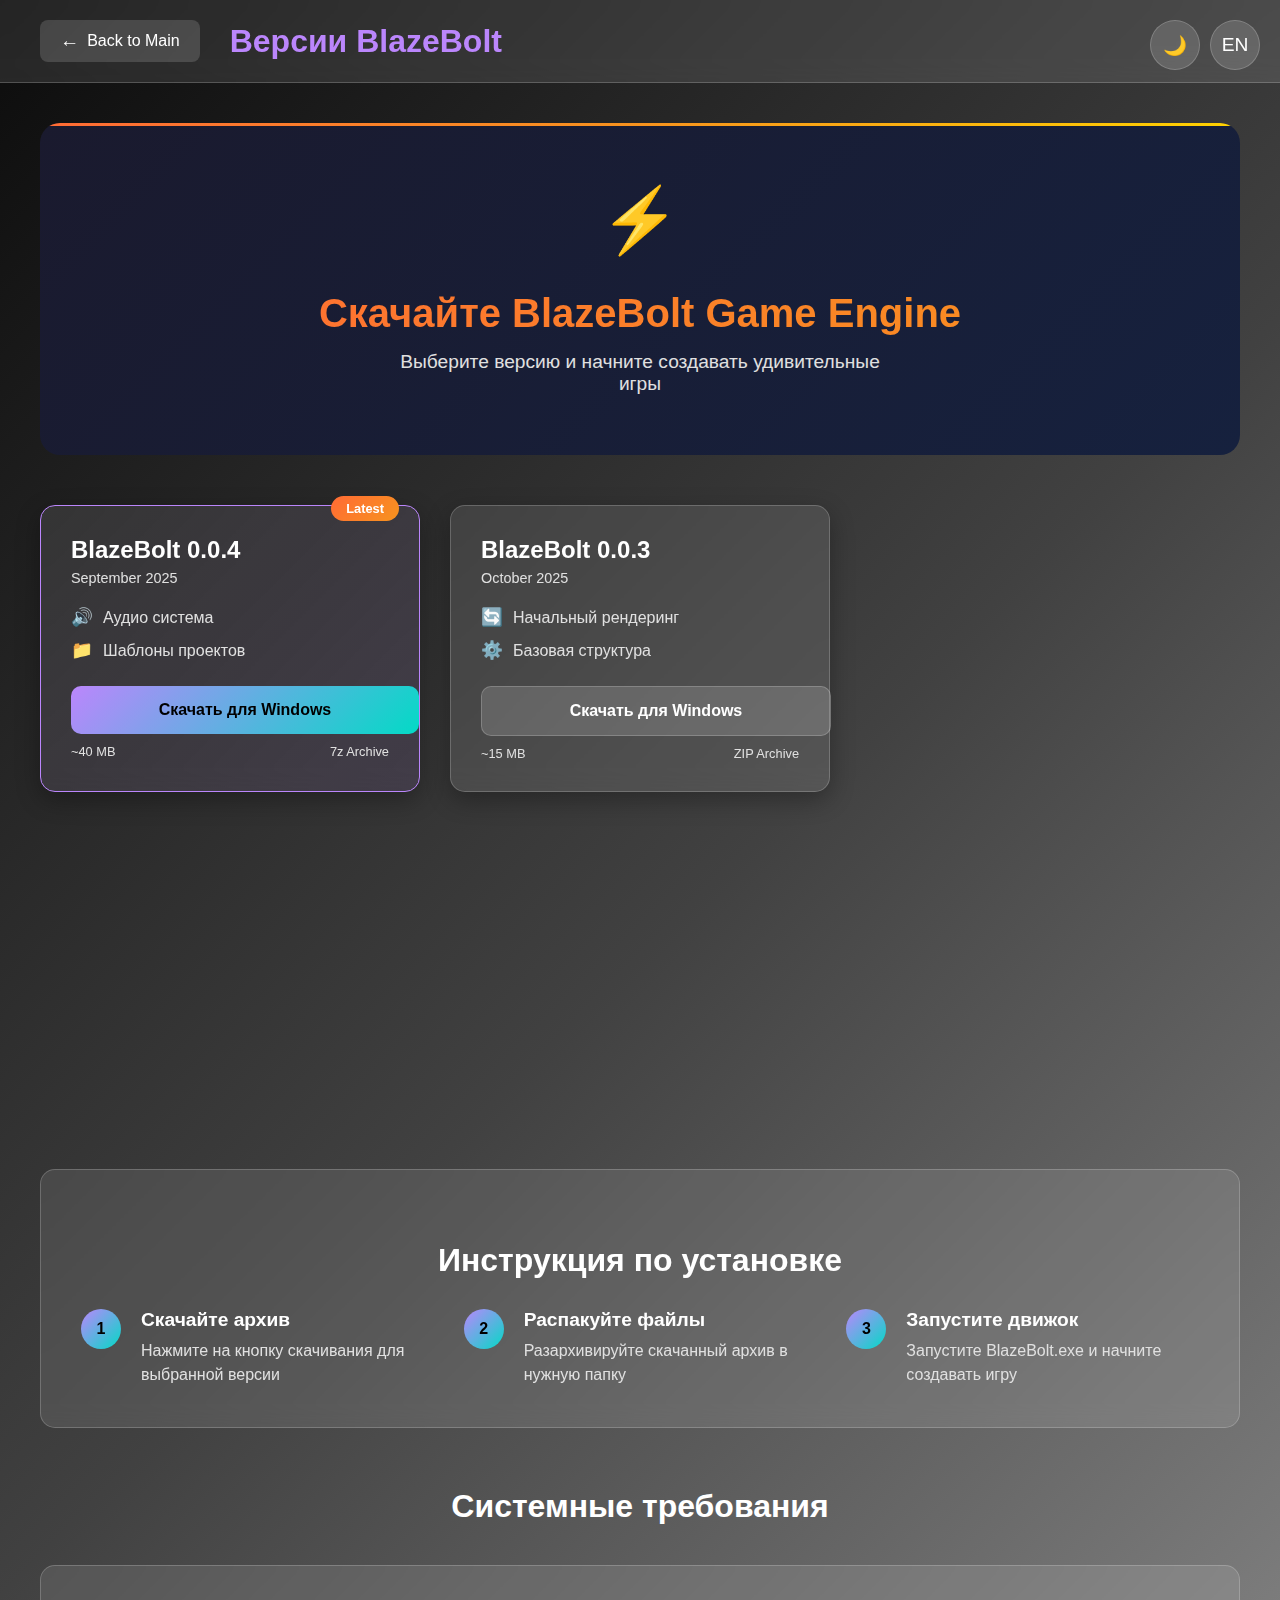
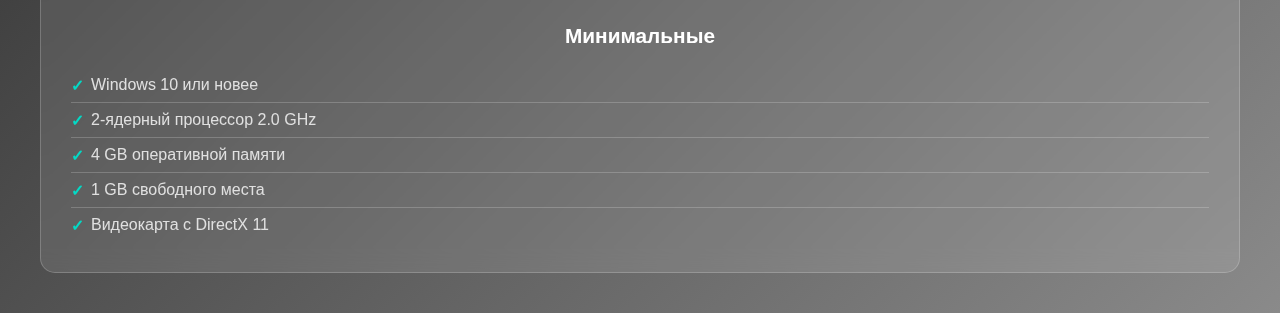
<file: versions.html>
<!DOCTYPE html>
<html lang="en">
<head>
    <meta charset="UTF-8">
    <meta name="viewport" content="width=device-width, initial-scale=1.0">
    <title>Download BlazeBolt - Version History</title>
    <link rel="icon" href="./images/icon.ico">
    <link rel="stylesheet" href="./css/style.css">
    <link rel="stylesheet" href="./css/versions.css">
</head>
<body>
    <!-- Панель управления темами и языком -->
    <div class="control-panel">
        <div class="theme-switcher">
            <button id="themeToggle" class="theme-btn" title="Переключить тему">
                <span class="theme-icon">🌙</span>
            </button>
        </div>
        <div class="language-switcher">
            <button id="langToggle" class="lang-btn" title="Switch language">
                <span class="lang-text">EN</span>
            </button>
        </div>
    </div>

    <!-- Навигация -->
    <nav class="versions-nav">
        <a href="index.html" class="nav-back">
            <span class="back-arrow">←</span>
            Back to Main
        </a>
        <h1 data-i18n="versionsTitle">BlazeBolt Versions</h1>
    </nav>

    <!-- Основной контент -->
    <main class="versions-container">
        <!-- Баннер -->
        <section class="versions-hero">
            <div class="hero-content">
                <div class="hero-icon">⚡</div>
                <h2 data-i18n="heroTitle">Download BlazeBolt Game Engine</h2>
                <p data-i18n="heroSubtitle">Choose your version and start creating amazing games</p>
            </div>
        </section>

        <!-- Список версий -->
        <section class="versions-grid">
            <!-- Версия 0.0.4 -->
            <div class="version-card featured">
                <div class="version-badge">Latest</div>
                <div class="version-header">
                    <h3>BlazeBolt 0.0.4</h3>
                    <span class="version-date">September 2025</span>
                </div>
                <div class="version-features">
                    <div class="feature-item">
                        <span class="feature-icon">🔊</span>
                        <span data-i18n="feature3">Remakes audio system</span>
                    </div>
                    <div class="feature-item">
                        <span class="feature-icon">📁</span>
                        <span data-i18n="feature4">Project templates</span>
                    </div>
                </div>
                <div class="version-downloads">
                    <a href="./downloads/build 0.0.4 windows.zip" class="download-btn primary" data-i18n="downloadWindows">
                        Download for Windows
                    </a>
                    <div class="download-info">
                        <span class="file-size">~40 MB</span>
                        <span class="file-format">7z Archive</span>
                    </div>
                </div>
            </div>

            <!-- Версия 0.0.3 -->
            <div class="version-card">
                <div class="version-header">
                    <h3>BlazeBolt 0.0.3</h3>
                    <span class="version-date">October 2025</span>
                </div>
                <div class="version-features">
                    <div class="feature-item">
                        <span class="feature-icon">🔄</span>
                        <span data-i18n="feature5">Initial rendering engine</span>
                    </div>
                    <div class="feature-item">
                        <span class="feature-icon">⚙️</span>
                        <span data-i18n="feature6">Basic framework</span>
                    </div>
                </div>
                <div class="version-downloads">
                    <a href="./downloads/beta 0.0.3 windows.zip" class="download-btn secondary" data-i18n="downloadWindows">
                        Download for Windows
                    </a>
                    <div class="download-info">
                        <span class="file-size">~15 MB</span>
                        <span class="file-format">ZIP Archive</span>
                    </div>
                </div>
            </div>

            <!-- Версия 0.0.2 -->
            <div class="version-card">
                <div class="version-header">
                    <h3>BlazeBolt 0.0.2</h3>
                    <span class="version-date">October 2025</span>
                </div>
                <div class="version-features">
                    <div class="feature-item">
                        <span class="feature-icon">🔄</span>
                        <span data-i18n="feature5">Initial rendering engine</span>
                    </div>
                    <div class="feature-item">
                        <span class="feature-icon">⚙️</span>
                        <span data-i18n="feature6">Basic framework</span>
                    </div>
                </div>
                <div class="version-downloads">
                    <a href="./downloads/build 0.0.2 windows.zip" class="download-btn secondary" data-i18n="downloadWindows">
                        Download for Windows
                    </a>
                    <div class="download-info">
                        <span class="file-size">~12 MB</span>
                        <span class="file-format">ZIP Archive</span>
                    </div>
                </div>
            </div>

            <!-- Версия 0.0.1 -->
            <div class="version-card">
                <div class="version-header">
                    <h3>BlazeBolt 0.0.1</h3>
                    <span class="version-date">September 2025</span>
                </div>
                <div class="version-features">
                    <div class="feature-item">
                        <span class="feature-icon">🚀</span>
                        <span data-i18n="feature7">First public release</span>
                    </div>
                    <div class="feature-item">
                        <span class="feature-icon">🎯</span>
                        <span data-i18n="feature8">Core architecture</span>
                    </div>
                </div>
                <div class="version-downloads">
                    <a href="./downloads/build 0.0.1 windows.zip" class="download-btn secondary" data-i18n="downloadWindows">
                        Download for Windows
                    </a>
                    <div class="download-info">
                        <span class="file-size">~10 MB</span>
                        <span class="file-format">ZIP Archive</span>
                    </div>
                </div>
            </div>
        </section>

        <!-- Информация об установке -->
        <section class="installation-info">
            <div class="info-card">
                <h3 data-i18n="installTitle">Installation Instructions</h3>
                <div class="steps">
                    <div class="step">
                        <span class="step-number">1</span>
                        <div class="step-content">
                            <h4 data-i18n="step1Title">Download the Archive</h4>
                            <p data-i18n="step1Desc">Click on the download button for your desired version</p>
                        </div>
                    </div>
                    <div class="step">
                        <span class="step-number">2</span>
                        <div class="step-content">
                            <h4 data-i18n="step2Title">Extract Files</h4>
                            <p data-i18n="step2Desc">Unzip the downloaded archive to your preferred location</p>
                        </div>
                    </div>
                    <div class="step">
                        <span class="step-number">3</span>
                        <div class="step-content">
                            <h4 data-i18n="step3Title">Run the Engine</h4>
                            <p data-i18n="step3Desc">Launch BlazeBolt.exe and start creating your game</p>
                        </div>
                    </div>
                </div>
            </div>
        </section>

        <!-- Системные требования -->
        <section class="system-requirements">
            <h3 data-i18n="requirementsTitle">System Requirements</h3>
            <div class="requirements-grid">
                <div class="requirement-card">
                    <h4 data-i18n="requirementsMin">Minimum</h4>
                    <ul>
                        <li data-i18n="req1">Windows 10 or later</li>
                        <li data-i18n="req2">Dual-core processor 1.0 GHz</li>
                        <li data-i18n="req3">2 GB RAM</li>
                        <li data-i18n="req4">50 MB free disk space</li>
                        <li data-i18n="req5">OpenGL 3 compatible GPU</li>
                    </ul>
                </div>
            </div>
        </section>
    </main>

    <script src="script/localization.js"></script>
    <script src="script/theme.js"></script>
    <script src="script/versions.js"></script>
</body>
</html>
</file>
<file: css/style.css>
:root {
    /* Темная тема (по умолчанию) */
    --bg-primary: #0c0c0c;
    --bg-secondary: #1a1a2e;
    --bg-tertiary: #16213e;
    --bg-gradient: linear-gradient(135deg, #0c0c0c, #414141, #8a8a8a);
    --text-primary: #ffffff;
    --text-secondary: #e0e0e0;
    --text-accent: #bb86fc;
    --text-accent2: #03dac6;
    --card-bg: rgba(255, 255, 255, 0.1);
    --card-border: rgba(255, 255, 255, 0.2);
    --shadow-color: rgba(0, 0, 0, 0.3);
    --control-bg: rgba(255, 255, 255, 0.15);
}

[data-theme="light"] {
    /* Светлая тема */
    --bg-primary: #f5f5f5;
    --bg-secondary: #ffffff;
    --bg-tertiary: #f0f0f0;
    --bg-gradient: linear-gradient(135deg, #e0e0e0, #a8a8a8, #787878);
    --text-primary: #333333;
    --text-secondary: #555555;
    --text-accent: #7c4dff;
    --text-accent2: #00b8a9;
    --card-bg: rgba(0, 0, 0, 0.05);
    --card-border: rgba(0, 0, 0, 0.1);
    --shadow-color: rgba(0, 0, 0, 0.1);
    --control-bg: rgba(0, 0, 0, 0.1);
}

body {
    margin: 0;
    padding: 0;
    min-height: 100vh;
    background: var(--bg-gradient);
    color: var(--text-primary);
    font-family: 'Arial', sans-serif;
    overflow-x: hidden;
    transition: background 0.5s ease, color 0.3s ease;
}

/* Панель управления */
.control-panel {
    position: fixed;
    top: 20px;
    right: 20px;
    display: flex;
    gap: 10px;
    z-index: 1000;
}

.theme-btn, .lang-btn {
    background: var(--control-bg);
    backdrop-filter: blur(10px);
    border: 1px solid var(--card-border);
    border-radius: 50%;
    width: 50px;
    height: 50px;
    display: flex;
    align-items: center;
    justify-content: center;
    cursor: pointer;
    transition: all 0.3s ease;
    font-size: 1.2em;
    color: var(--text-primary);
}

.theme-btn:hover, .lang-btn:hover {
    transform: scale(1.1);
    background: var(--card-bg);
}

.center-block {
    position: relative;
    width: 100%;
    height: 100vh;
    display: flex;
    flex-direction: column;
    justify-content: center;
    align-items: center;
    text-align: center;
    overflow: hidden;
}

.parallax-container {
    position: absolute;
    top: 0;
    left: 0;
    width: 100%;
    height: 120%;
    z-index: -1;
    overflow: hidden;
}

.parallax-bg {
    position: absolute;
    top: 0;
    left: 0;
    width: 100%;
    height: 100%;
    object-fit: cover;
    opacity: 0;
    transition: opacity 2s ease-in-out;
    filter: brightness(0.7);
}

.parallax-bg.active {
    opacity: 1;
}

[data-theme="light"] .parallax-bg {
    filter: brightness(1.1) contrast(0.9);
}

.center-block h1 {
    font-size: 3.5em;
    margin: 0 0 20px 0;
    color: var(--text-accent);
    text-shadow: 0 0 30px rgba(187, 134, 252, 0.7);
    transform: translateY(0);
    transition: transform 0.5s ease-out;
}

.center-block h3 {
    font-size: 1.4em;
    margin: 0 0 40px 0;
    color: var(--text-primary);
    font-weight: 300;
    max-width: 600px;
    line-height: 1.6;
    transform: translateY(0);
    transition: transform 0.5s ease-out 0.1s;
}

/* Кнопка скачивания в баннере */
.center-block .download-btn {
    display: inline-flex;
    align-items: center;
    gap: 12px;
    background: linear-gradient(135deg, var(--text-accent), var(--text-accent2));
    color: #000000;
    text-decoration: none;
    padding: 16px 35px;
    border-radius: 50px;
    font-weight: bold;
    font-size: 1.2em;
    transition: all 0.3s ease;
    box-shadow: 0 5px 20px rgba(187, 134, 252, 0.4);
    border: none;
    cursor: pointer;
    transform: translateY(0);
    transition: all 0.5s ease-out 0.2s;
    z-index: 2;
}

.center-block .download-btn:hover {
    transform: translateY(-3px);
    box-shadow: 0 8px 30px rgba(187, 134, 252, 0.6);
    background: linear-gradient(135deg, var(--text-accent2), var(--text-accent));
}

.center-block .download-btn:active {
    transform: translateY(-1px);
}

/* Эффект появления при скролле */
.center-block.scrolled h1 {
    transform: translateY(-50px);
    opacity: 0.7;
}

.center-block.scrolled h3 {
    transform: translateY(-70px);
    opacity: 0.5;
}

.center-block.scrolled .download-btn {
    transform: translateY(-90px);
    opacity: 0.3;
}

/* Плавный скролл */
html {
    scroll-behavior: smooth;
}

/* Эффект глубины для текста */
.center-block h1 {
    text-shadow: 
        0 0 20px rgba(187, 134, 252, 0.8),
        0 0 40px rgba(187, 134, 252, 0.4),
        0 0 60px rgba(187, 134, 252, 0.2);
}

/* Плавное появление при загрузке */
.center-block h1,
.center-block h3,
.center-block .download-btn {
    animation: fadeInUp 1.5s ease-out;
}

.center-block h3 {
    animation-delay: 0.2s;
    animation-fill-mode: both;
}

.center-block .download-btn {
    animation-delay: 0.4s;
    animation-fill-mode: both;
}

@keyframes fadeInUp {
    from {
        opacity: 0;
        transform: translateY(50px);
    }
    to {
        opacity: 1;
        transform: translateY(0);
    }
}

/* Эффект свечения при наведении */
.center-block h1:hover {
    text-shadow: 
        0 0 30px rgba(187, 134, 252, 1),
        0 0 60px rgba(187, 134, 252, 0.6),
        0 0 90px rgba(187, 134, 252, 0.3);
    transition: text-shadow 0.3s ease;
}

/* Стили для плавающих частиц */
.floating-particle {
    position: absolute;
    border-radius: 50%;
    pointer-events: none;
    z-index: -1;
}

a {
    transition: all 0.3s ease;
}

/* Эффект для кнопки скачивания при нажатии */
.download-btn:active {
    transform: scale(0.95) !important;
    transition: transform 0.1s ease !important;
}

/* Анимация загрузки при переходе */
.page-transition {
    position: fixed;
    top: 0;
    left: 0;
    width: 100%;
    height: 100%;
    background: var(--bg-primary);
    z-index: 9999;
    opacity: 0;
    pointer-events: none;
    transition: opacity 0.3s ease;
}

.page-transition.active {
    opacity: 1;
}
</file>
<file: css/creaters.css>
.creaters {
    max-width: 800px;
    margin: 50px auto;
    padding: 40px;
    text-align: center;
}

.creaters h1 {
    color: var(--text-accent);
    font-size: 2.5em;
    margin-bottom: 40px;
    text-shadow: 0 2px 10px var(--shadow-color);
}

.creater-card {
    background: var(--card-bg);
    backdrop-filter: blur(10px);
    border: 1px solid var(--card-border);
    border-radius: 15px;
    padding: 25px;
    margin: 20px 0;
    transition: all 0.3s ease;
    box-shadow: 0 8px 25px var(--shadow-color);
}

.creater-card:hover {
    transform: translateY(-5px);
    box-shadow: 0 15px 35px var(--shadow-color);
    border-color: var(--text-accent);
}

.creater-card h3 {
    color: var(--text-primary);
    margin: 0;
    font-size: 1.3em;
    line-height: 1.5;
}

.role {
    color: var(--text-accent2);
    font-weight: bold;
    display: block;
    margin-bottom: 8px;
    font-size: 0.9em;
    text-transform: uppercase;
    letter-spacing: 1px;
}
</file>
<file: css/info.css>
.info {
    max-width: 1200px;
    margin: 40px auto;
    padding: 40px;
    background: linear-gradient(135deg, var(--bg-secondary) 0%, var(--bg-tertiary) 50%, var(--bg-primary) 100%);
    border-radius: 20px;
    box-shadow: 0 20px 40px var(--shadow-color);
    display: grid;
    grid-template-columns: 1fr 2fr 1.5fr;
    gap: 40px;
    align-items: start;
    position: relative;
    overflow: hidden;
}

.info::before {
    content: '';
    position: absolute;
    top: 0;
    left: 0;
    right: 0;
    height: 3px;
    background: linear-gradient(90deg, #ff6b35, #f7931e, #ffd200);
}

.logo {
    display: flex;
    justify-content: center;
    align-items: center;
}

.logo-icon {
    width: 100px;
    height: 100px;
    background: linear-gradient(135deg, #ff6b35, #f7931e);
    border-radius: 20px;
    display: flex;
    align-items: center;
    justify-content: center;
    font-size: 40px;
    box-shadow: 0 10px 20px rgba(255, 107, 53, 0.3);
    animation: pulse 2s infinite;
}

@keyframes pulse {
    0%, 100% { transform: scale(1); }
    50% { transform: scale(1.05); }
}

.text h3 {
    color: var(--text-primary);
    font-size: 2.2em;
    margin-bottom: 20px;
    background: linear-gradient(90deg, #ff6b35, #f7931e);
    -webkit-background-clip: text;
    -webkit-text-fill-color: transparent;
    background-clip: text;
    font-weight: 700;
}

.text h4 {
    color: var(--text-secondary);
    font-size: 1.1em;
    margin: 12px 0;
    padding: 8px 0;
    border-left: 3px solid #ff6b35;
    padding-left: 15px;
    font-weight: 400;
}

.pluses h3 {
    color: var(--text-primary);
    font-size: 1.8em;
    margin-bottom: 20px;
    text-align: center;
    background: linear-gradient(90deg, #00b4db, #0083b0);
    -webkit-background-clip: text;
    -webkit-text-fill-color: transparent;
    background-clip: text;
}

.plus-item {
    display: flex;
    align-items: center;
    margin: 15px 0;
    padding: 12px;
    background: var(--card-bg);
    border-radius: 10px;
    transition: all 0.3s ease;
    border: 1px solid var(--card-border);
}

.plus-item:hover {
    background: var(--control-bg);
    transform: translateX(5px);
    border-color: var(--card-border);
}

.plus-icon {
    font-size: 1.5em;
    margin-right: 15px;
    width: 40px;
    text-align: center;
}

.pluses h4 {
    color: var(--text-secondary);
    font-size: 1em;
    margin: 0;
    font-weight: 400;
}

/* Адаптивность */
@media (max-width: 768px) {
    .info {
        grid-template-columns: 1fr;
        gap: 30px;
        padding: 30px 20px;
    }
    
    .text h3 {
        font-size: 1.8em;
        text-align: center;
    }
    
    .plus-item {
        margin: 10px 0;
    }
}
</file>
<file: css/versions.css>
/* Стили для страницы версий */
.versions-nav {
    background: var(--card-bg);
    backdrop-filter: blur(10px);
    border-bottom: 1px solid var(--card-border);
    padding: 20px 40px;
    display: flex;
    align-items: center;
    gap: 30px;
}

.nav-back {
    display: flex;
    align-items: center;
    gap: 8px;
    color: var(--text-primary);
    text-decoration: none;
    padding: 10px 20px;
    border-radius: 8px;
    transition: all 0.3s ease;
    background: var(--control-bg);
}

.nav-back:hover {
    background: var(--card-border);
    transform: translateX(-5px);
}

.back-arrow {
    font-size: 1.2em;
}

.versions-nav h1 {
    color: var(--text-accent);
    margin: 0;
    font-size: 2em;
}

.versions-container {
    max-width: 1200px;
    margin: 0 auto;
    padding: 40px 20px;
}

/* Герой секция */
.versions-hero {
    text-align: center;
    padding: 60px 20px;
    background: linear-gradient(135deg, var(--bg-secondary) 0%, var(--bg-tertiary) 100%);
    border-radius: 20px;
    margin-bottom: 50px;
    position: relative;
    overflow: hidden;
}

.versions-hero::before {
    content: '';
    position: absolute;
    top: 0;
    left: 0;
    right: 0;
    height: 3px;
    background: linear-gradient(90deg, #ff6b35, #f7931e, #ffd200);
}

.hero-content {
    position: relative;
    z-index: 2;
}

.hero-icon {
    font-size: 4em;
    margin-bottom: 20px;
    animation: float 3s ease-in-out infinite;
}

@keyframes float {
    0%, 100% { transform: translateY(0px); }
    50% { transform: translateY(-10px); }
}

.versions-hero h2 {
    color: var(--text-primary);
    font-size: 2.5em;
    margin-bottom: 15px;
    background: linear-gradient(90deg, #ff6b35, #f7931e);
    -webkit-background-clip: text;
    -webkit-text-fill-color: transparent;
    background-clip: text;
}

.versions-hero p {
    color: var(--text-secondary);
    font-size: 1.2em;
    max-width: 500px;
    margin: 0 auto;
}

/* Сетка версий */
.versions-grid {
    display: grid;
    grid-template-columns: repeat(auto-fit, minmax(350px, 1fr));
    gap: 30px;
    margin-bottom: 60px;
}

.version-card {
    background: var(--card-bg);
    backdrop-filter: blur(10px);
    border: 1px solid var(--card-border);
    border-radius: 15px;
    padding: 30px;
    transition: all 0.3s ease;
    position: relative;
    box-shadow: 0 8px 25px var(--shadow-color);
}

.version-card:hover {
    transform: translateY(-5px);
    box-shadow: 0 15px 35px var(--shadow-color);
}

.version-card.featured {
    border-color: var(--text-accent);
    background: linear-gradient(135deg, var(--card-bg) 0%, rgba(187, 134, 252, 0.1) 100%);
}

.version-badge {
    position: absolute;
    top: -10px;
    right: 20px;
    background: linear-gradient(135deg, #ff6b35, #f7931e);
    color: white;
    padding: 5px 15px;
    border-radius: 20px;
    font-size: 0.8em;
    font-weight: bold;
}

.version-header {
    margin-bottom: 20px;
}

.version-header h3 {
    color: var(--text-primary);
    font-size: 1.5em;
    margin: 0 0 5px 0;
}

.version-date {
    color: var(--text-secondary);
    font-size: 0.9em;
}

.version-features {
    margin-bottom: 25px;
}

.feature-item {
    display: flex;
    align-items: center;
    gap: 12px;
    margin: 12px 0;
    color: var(--text-secondary);
}

.feature-icon {
    font-size: 1.1em;
    width: 20px;
    text-align: center;
}

.version-downloads {
    text-align: center;
}

.download-btn {
    display: block;
    width: 100%;
    padding: 15px;
    border: none;
    border-radius: 10px;
    font-weight: bold;
    text-decoration: none;
    text-align: center;
    transition: all 0.3s ease;
    margin-bottom: 10px;
    cursor: pointer;
}

.download-btn.primary {
    background: linear-gradient(135deg, var(--text-accent), var(--text-accent2));
    color: #000000;
}

.download-btn.secondary {
    background: var(--control-bg);
    color: var(--text-primary);
    border: 1px solid var(--card-border);
}

.download-btn:hover {
    transform: translateY(-2px);
    box-shadow: 0 5px 15px rgba(187, 134, 252, 0.4);
}

.download-info {
    display: flex;
    justify-content: space-between;
    font-size: 0.8em;
    color: var(--text-secondary);
}

/* Информация об установке */
.installation-info {
    margin-bottom: 60px;
}

.info-card {
    background: var(--card-bg);
    backdrop-filter: blur(10px);
    border: 1px solid var(--card-border);
    border-radius: 15px;
    padding: 40px;
}

.info-card h3 {
    color: var(--text-primary);
    font-size: 2em;
    margin-bottom: 30px;
    text-align: center;
}

.steps {
    display: grid;
    grid-template-columns: repeat(auto-fit, minmax(250px, 1fr));
    gap: 30px;
}

.step {
    display: flex;
    gap: 20px;
    align-items: flex-start;
}

.step-number {
    background: linear-gradient(135deg, var(--text-accent), var(--text-accent2));
    color: #000000;
    width: 40px;
    height: 40px;
    border-radius: 50%;
    display: flex;
    align-items: center;
    justify-content: center;
    font-weight: bold;
    flex-shrink: 0;
}

.step-content h4 {
    color: var(--text-primary);
    margin: 0 0 8px 0;
    font-size: 1.2em;
}

.step-content p {
    color: var(--text-secondary);
    margin: 0;
    line-height: 1.5;
}

/* Системные требования */
.system-requirements h3 {
    color: var(--text-primary);
    font-size: 2em;
    text-align: center;
    margin-bottom: 40px;
}

.requirements-grid {
    display: grid;
    grid-template-columns: repeat(auto-fit, minmax(300px, 1fr));
    gap: 30px;
}

.requirement-card {
    background: var(--card-bg);
    backdrop-filter: blur(10px);
    border: 1px solid var(--card-border);
    border-radius: 15px;
    padding: 30px;
    position: relative;
}

.requirement-card.recommended {
    border-color: var(--text-accent);
}

.requirement-badge {
    position: absolute;
    top: -10px;
    left: 50%;
    transform: translateX(-50%);
    background: linear-gradient(135deg, #ff6b35, #f7931e);
    color: white;
    padding: 5px 15px;
    border-radius: 20px;
    font-size: 0.8em;
    font-weight: bold;
}

.requirement-card h4 {
    color: var(--text-primary);
    font-size: 1.3em;
    margin-bottom: 20px;
    text-align: center;
}

.requirement-card ul {
    list-style: none;
    padding: 0;
    margin: 0;
}

.requirement-card li {
    color: var(--text-secondary);
    padding: 8px 0;
    border-bottom: 1px solid var(--card-border);
    position: relative;
    padding-left: 20px;
}

.requirement-card li:before {
    content: '✓';
    position: absolute;
    left: 0;
    color: var(--text-accent2);
    font-weight: bold;
}

.requirement-card li:last-child {
    border-bottom: none;
}

/* Адаптивность */
@media (max-width: 768px) {
    .versions-nav {
        padding: 15px 20px;
        flex-direction: column;
        gap: 15px;
        text-align: center;
    }

    .versions-hero {
        padding: 40px 20px;
    }

    .versions-hero h2 {
        font-size: 2em;
    }

    .versions-grid {
        grid-template-columns: 1fr;
    }

    .info-card {
        padding: 25px;
    }

    .steps {
        grid-template-columns: 1fr;
    }

    .step {
        flex-direction: column;
        text-align: center;
        gap: 15px;
    }
}
</file>
